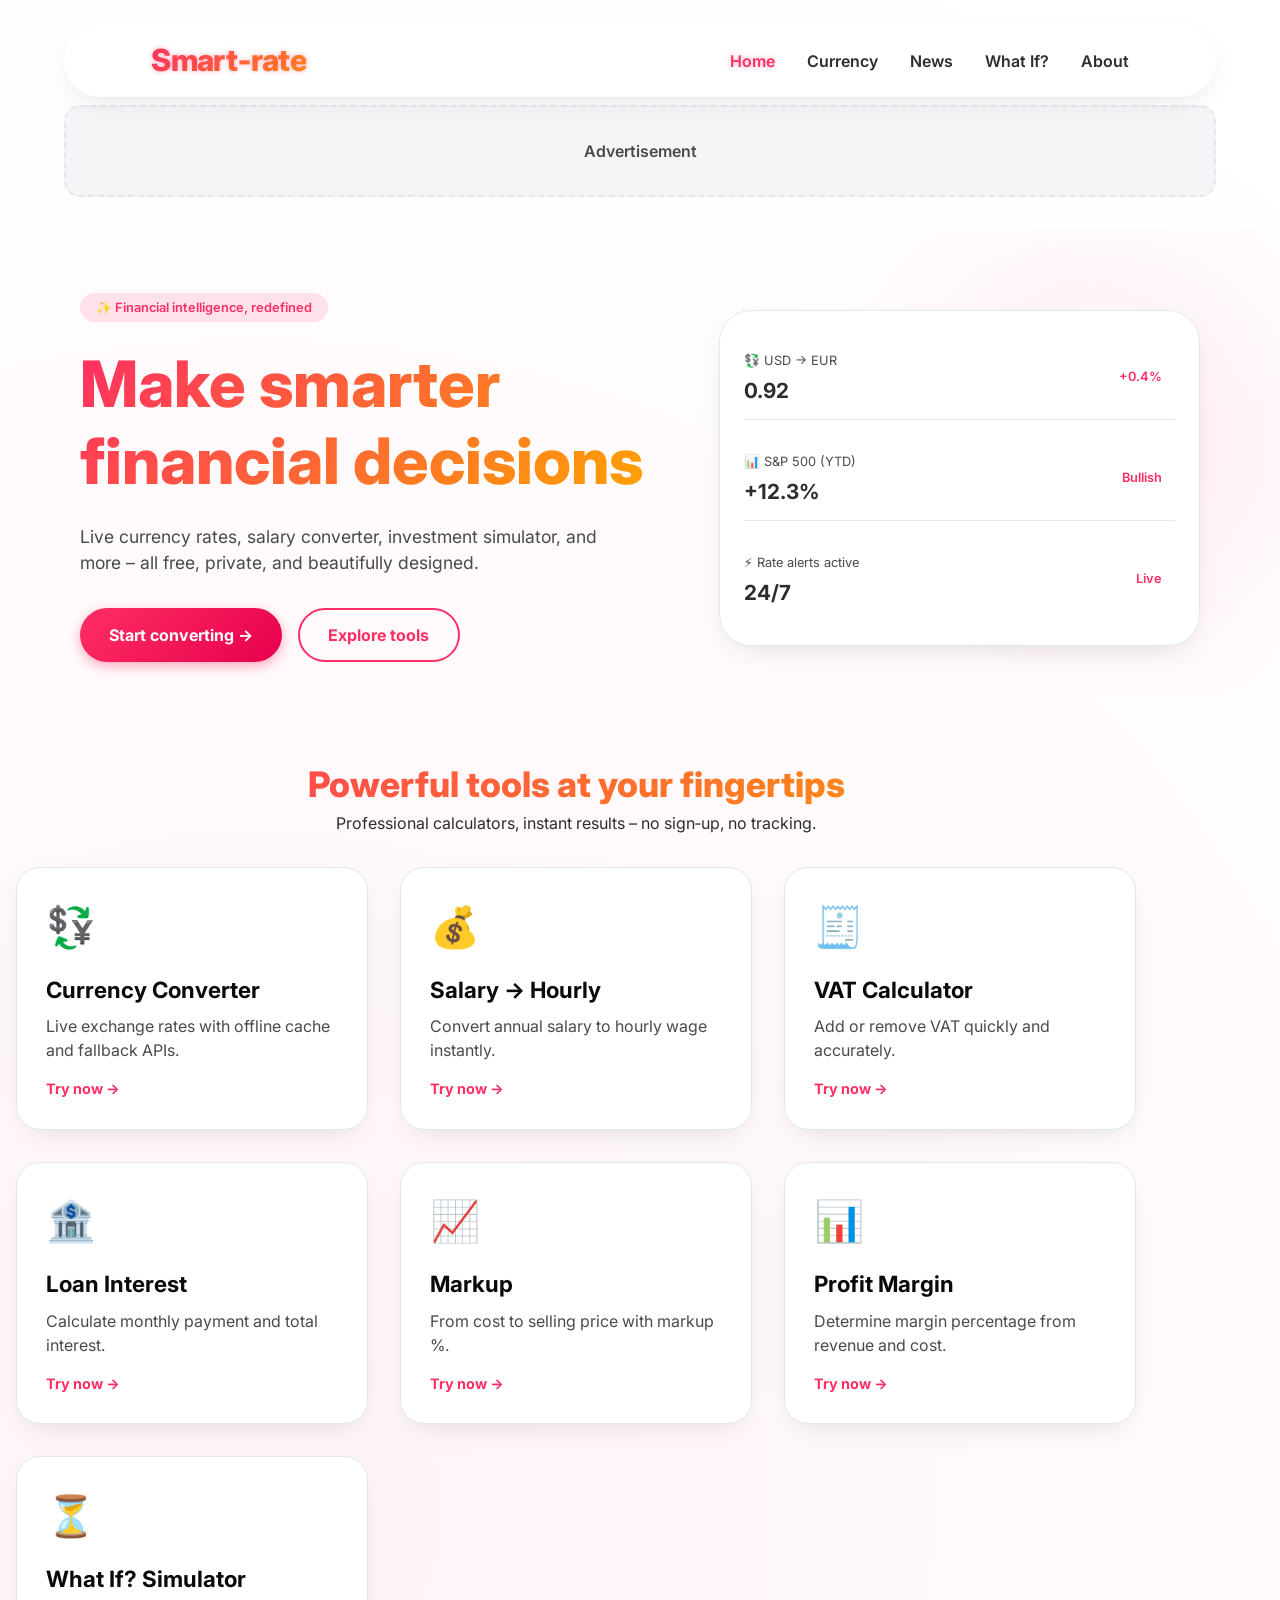
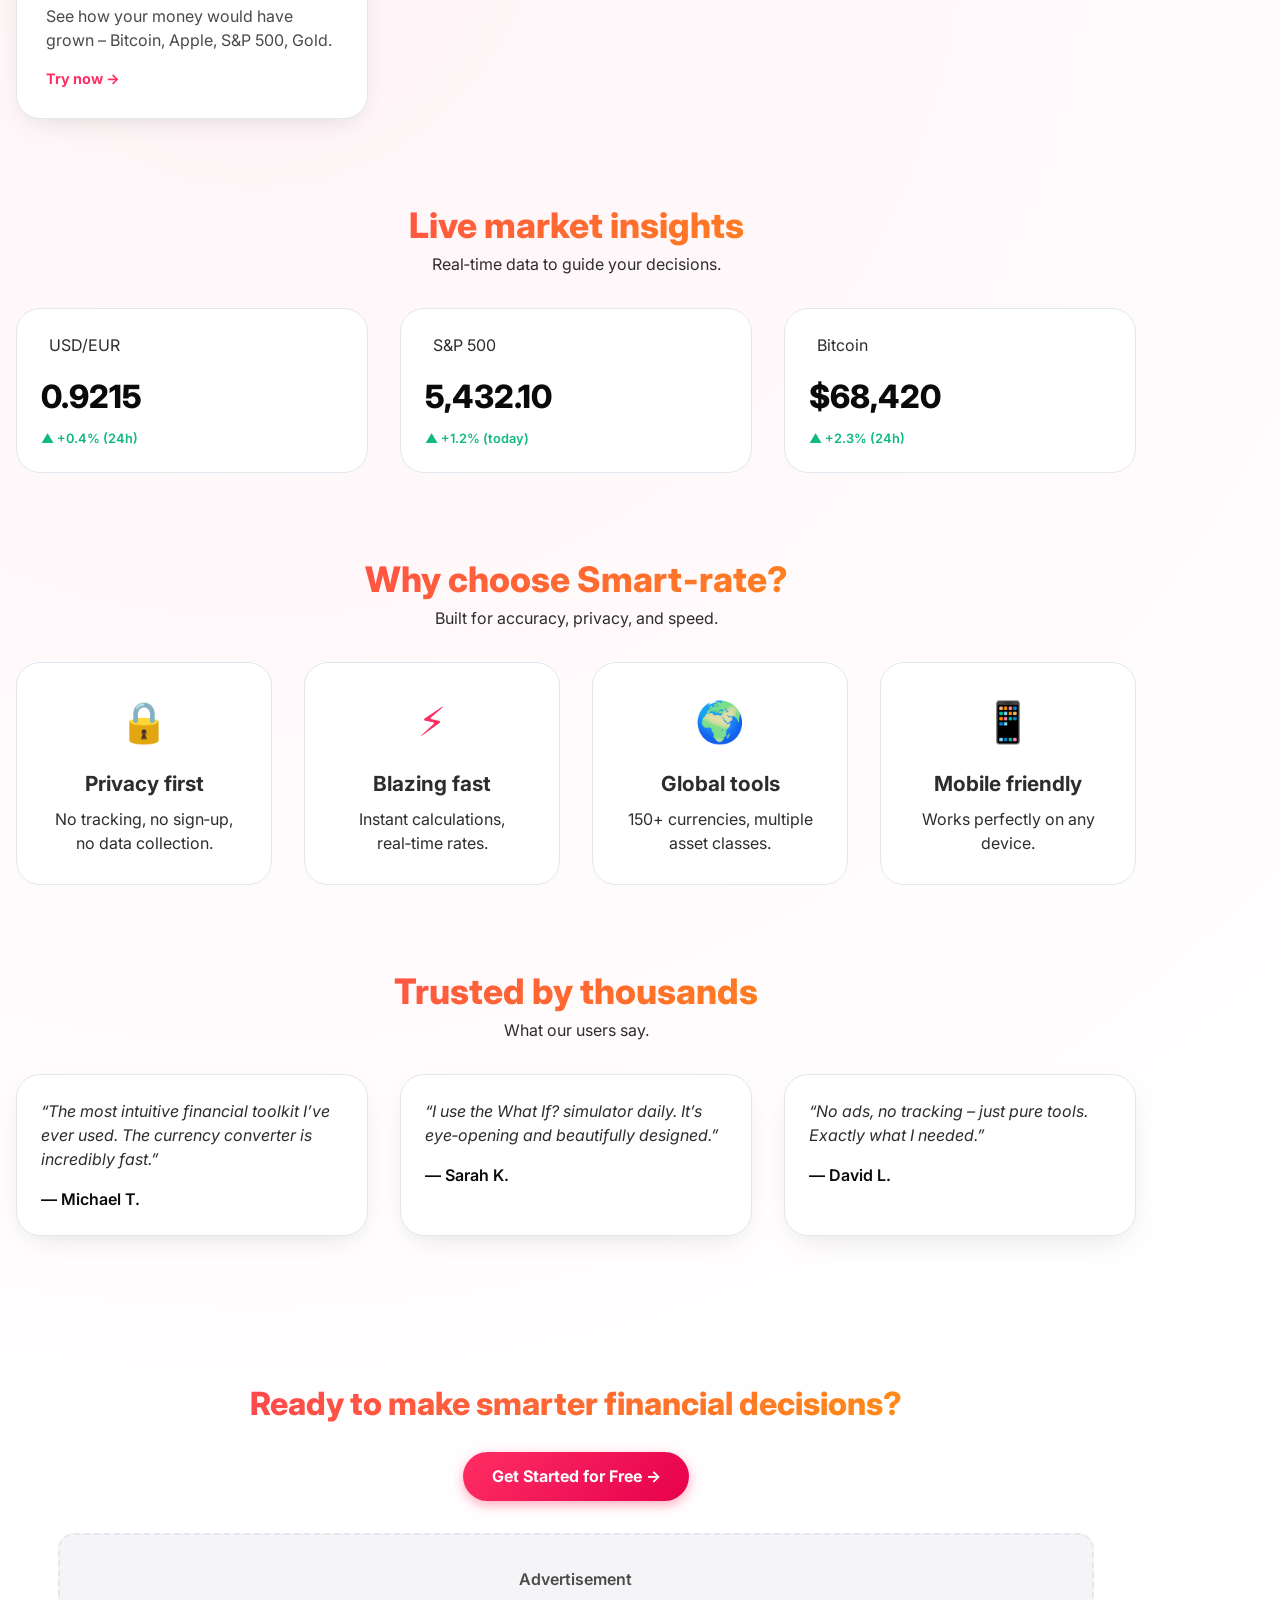
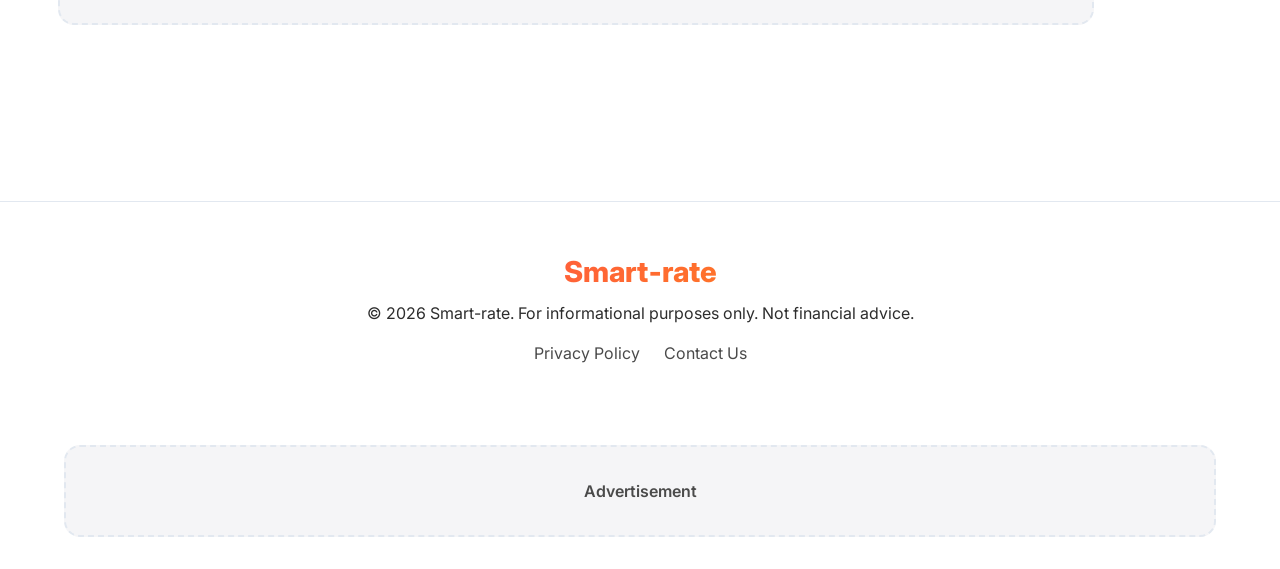
<file: index.html>
<!DOCTYPE html>
<html lang="en">
<head>
    <meta charset="UTF-8">
    <meta name="viewport" content="width=device-width, initial-scale=1.0, viewport-fit=cover">
    <title>Smart‑rate – Premium Financial Tools</title>
    <meta name="description" content="Smart‑rate: next‑gen financial calculators, currency converter, investment simulator, and real‑time insights. Beautiful, fast, privacy‑first.">
    <link rel="canonical" href="https://www.smart-rate.com/">
    <meta property="og:title" content="Smart‑rate – Financial Tools">
    <meta property="og:description" content="Free currency converter, financial calculators and investment simulator.">
    <meta name="keywords" content="currency converter, financial calculators, salary to hourly, VAT calculator, loan interest calculator, markup calculator, profit margin, investment simulator, crypto news, free finance tools">
    <!-- ADSENSE_VERIFICATION_CODE_HERE -->
    <link rel="preconnect" href="https://fonts.googleapis.com">
    <link rel="preconnect" href="https://fonts.gstatic.com" crossorigin>
    <link href="https://fonts.googleapis.com/css2?family=Inter:opsz,wght@14..32,300;14..32,400;14..32,500;14..32,600;14..32,700;14..32,800&display=swap" rel="stylesheet">
    <link rel="stylesheet" href="style.css">
    <style>
        /* ===== NEW HOMEPAGE – PREMIUM 2026 FINTECH DESIGN ===== */
        /* Override only specific sections – keep header/footer/global from style.css */

        /* Hero section – new layout */
        .hero {
            padding: 4rem 0 2rem;
            position: relative;
            overflow: hidden;
        }
        .hero::before {
            content: '';
            position: absolute;
            top: -20%;
            right: -10%;
            width: 600px;
            height: 600px;
            background: radial-gradient(circle, var(--primary-soft, rgba(255,46,99,0.08)) 0%, transparent 70%);
            border-radius: 50%;
            z-index: 0;
            pointer-events: none;
        }
        .hero .container {
            position: relative;
            z-index: 2;
        }
        .hero-inner {
            display: flex;
            align-items: center;
            gap: 4rem;
            flex-wrap: wrap;
        }
        .hero-content {
            flex: 1.2;
        }
        .hero-badge {
            background: var(--primary-soft, rgba(255,46,99,0.12));
            color: var(--primary, #ff2e63);
            border-radius: 2rem;
            padding: 0.3rem 1rem;
            font-size: 0.8rem;
            font-weight: 600;
            display: inline-block;
            margin-bottom: 1.5rem;
        }
        .hero h1 {
            font-size: clamp(2.5rem, 5vw, 4rem);
            font-weight: 800;
            line-height: 1.2;
            margin-bottom: 1.5rem;
            background: linear-gradient(135deg, var(--primary), var(--accent));
            -webkit-background-clip: text;
            background-clip: text;
            color: transparent;
        }
        .hero p {
            font-size: 1.1rem;
            color: var(--text-tertiary);
            margin-bottom: 2rem;
            max-width: 90%;
        }
        .hero-buttons {
            display: flex;
            gap: 1rem;
            flex-wrap: wrap;
        }
        .hero-visual {
            flex: 0.9;
            background: var(--surface);
            border-radius: 2rem;
            padding: 1.5rem;
            border: 1px solid var(--border);
            box-shadow: var(--card-shadow);
            backdrop-filter: blur(4px);
        }
        .stat-row {
            display: flex;
            justify-content: space-between;
            align-items: center;
            padding: 0.8rem 0;
            border-bottom: 1px solid var(--border);
        }
        .stat-row:last-child {
            border-bottom: none;
        }
        .stat-info span:first-child {
            font-size: 0.8rem;
            color: var(--text-tertiary);
        }
        .stat-info strong {
            font-size: 1.3rem;
            display: block;
            margin-top: 0.2rem;
        }
        .stat-change {
            font-weight: 600;
            color: var(--primary);
            background: var(--primary-soft);
            padding: 0.2rem 0.8rem;
            border-radius: 2rem;
            font-size: 0.8rem;
        }

        /* Tools section – refined cards (uses existing .card-grid, .card) */
        .tools-section {
            margin: 4rem 0;
        }
        .tools-section .card {
            transition: all 0.3s;
        }
        .tools-section .card:hover {
            transform: translateY(-8px);
            border-color: var(--primary);
        }

        /* Live Insights – new widget style */
        .insights-section {
            margin: 5rem 0;
        }
        .insights-grid {
            display: grid;
            grid-template-columns: repeat(auto-fit, minmax(280px, 1fr));
            gap: 2rem;
            margin: 2rem 0;
        }
        .insight-card {
            background: var(--surface);
            border-radius: 1.5rem;
            padding: 1.5rem;
            border: 1px solid var(--border);
            transition: transform 0.2s, box-shadow 0.2s;
        }
        .insight-card:hover {
            transform: translateY(-4px);
            box-shadow: var(--hover-glow);
        }
        .insight-header {
            display: flex;
            align-items: center;
            gap: 0.5rem;
            margin-bottom: 1rem;
        }
        .insight-header i {
            font-size: 1.5rem;
            color: var(--primary);
        }
        .insight-value {
            font-size: 2rem;
            font-weight: 800;
            color: var(--text-primary);
            margin: 0.5rem 0;
        }
        .insight-trend {
            font-size: 0.8rem;
            font-weight: 600;
        }
        .trend-up { color: #10b981; }
        .trend-down { color: #ef4444; }

        /* Why Choose – feature cards */
        .features-section {
            margin: 5rem 0;
        }
        .features-grid {
            display: grid;
            grid-template-columns: repeat(auto-fit, minmax(240px, 1fr));
            gap: 2rem;
            margin: 2rem 0;
        }
        .feature-card {
            text-align: center;
            background: var(--surface);
            border-radius: 1.5rem;
            padding: 1.8rem;
            border: 1px solid var(--border);
            transition: transform 0.2s;
        }
        .feature-card:hover {
            transform: translateY(-4px);
        }
        .feature-icon {
            font-size: 2.5rem;
            margin-bottom: 1rem;
            color: var(--primary);
        }
        .feature-card h3 {
            font-size: 1.3rem;
            margin-bottom: 0.5rem;
        }

        /* Testimonials */
        .testimonials-section {
            margin: 5rem 0;
        }
        .testimonials-grid {
            display: grid;
            grid-template-columns: repeat(auto-fit, minmax(260px, 1fr));
            gap: 2rem;
            margin: 2rem 0;
        }
        .testimonial-card {
            background: var(--surface);
            border-radius: 1.5rem;
            padding: 1.5rem;
            border: 1px solid var(--border);
            box-shadow: var(--card-shadow);
        }
        .testimonial-text {
            font-style: italic;
            margin-bottom: 1rem;
        }
        .testimonial-author {
            font-weight: 600;
            color: var(--text-primary);
        }

        /* CTA Banner – premium */
        .cta-section {
            text-align: center;
            padding: 4rem 0;
            background: var(--primary-soft);
            border-radius: 1.5rem;
            margin: 5rem 0;
        }
        .cta-section h2 {
            font-size: 2rem;
            font-weight: 800;
            margin-bottom: 1.5rem;
            background: linear-gradient(135deg, var(--primary), var(--accent));
            -webkit-background-clip: text;
            background-clip: text;
            color: transparent;
        }
         button.btn-primary {
            background: var(--primary);
            color: #fff;
            padding: 0.8rem 1.5rem;
            border-radius: 2rem;
            font-weight: 600;
            transition: background 0.3s;
         }
            button.btn-primary:hover {
                background: var(--primary-dark);
            }
        

        /* Responsive adjustments */
        @media (max-width: 768px) {
            .hero-inner {
                flex-direction: column;
                text-align: center;
            }
            .hero p {
                max-width: 100%;
            }
            .hero-buttons {
                justify-content: center;
            }
            .hero-visual {
                width: 100%;
            }
            .insights-grid, .features-grid, .testimonials-grid {
                grid-template-columns: 1fr;
            }
        }
    </style>
</head>


    <header>
        <div class="container header-container">
            <div class="brand">Smart‑rate</div>
            <nav class="main-nav">
                <ul>
                    <li><a href="index.html" class="active">Home</a></li>
                    <li><a href="currency.html">Currency</a></li>
                    <li><a href="news.html">News</a></li>
                    <li><a href="whatif.html">What If?</a></li>
                    <li><a href="about.html">About</a></li>
                </ul>
            </nav>
            <div class="kebab-menu">
                <button class="kebab-button" id="kebabToggle" aria-label="Menu">☰</button>
                <div class="dropdown-content" id="kebabDropdown">
                    <a href="index.html">Home</a>
                    <a href="currency.html">Currency</a>
                    <a href="news.html">News</a>
                    <a href="whatif.html">What If?</a>
                    <a href="about.html">About</a>
                    <a href="privacy.html">Privacy</a>
                    <a href="contact.html">Contact</a>
                </div>
            </div>
        </div>
    </header>

    <main>
        <!-- AD_UNIT_TOP -->
        <div class="ad-container"><div class="ad-placeholder ad-top">Advertisement</div></div>

        <!-- New Hero Section -->
        <section class="hero">
            <div class="container hero-inner">
                <div class="hero-content">
                    <span class="hero-badge">✨ Financial intelligence, redefined</span>
                    <h1>Make smarter financial decisions</h1>
                    <p>Live currency rates, salary converter, investment simulator, and more – all free, private, and beautifully designed.</p>
                    <div class="hero-buttons">
                        <a href="currency.html" class="btn btn-primary">Start converting →</a>
                        <a href="#tools" class="btn btn-secondary">Explore tools</a>
                    </div>
                </div>
                <div class="hero-visual">
                    <div class="stat-row">
                        <div class="stat-info">
                            <span>💱 USD → EUR</span>
                            <strong>0.92</strong>
                        </div>
                        <div class="stat-change">+0.4%</div>
                    </div>
                    <div class="stat-row">
                        <div class="stat-info">
                            <span>📊 S&P 500 (YTD)</span>
                            <strong>+12.3%</strong>
                        </div>
                        <div class="stat-change">Bullish</div>
                    </div>
                    <div class="stat-row">
                        <div class="stat-info">
                            <span>⚡ Rate alerts active</span>
                            <strong>24/7</strong>
                        </div>
                        <div class="stat-change">Live</div>
                    </div>
                </div>
            </div>
        </section>

        <!-- Smart Financial Tools Section -->
        <section id="tools" class="tools-section container">
            <div class="section-header">
                <h2>Powerful tools at your fingertips</h2>
                <p>Professional calculators, instant results – no sign‑up, no tracking.</p>
            </div>
            <div class="card-grid">
                <div class="card"><div class="card-icon">💱</div><h3><a href="currency.html">Currency Converter</a></h3><p>Live exchange rates with offline cache and fallback APIs.</p><a href="currency.html" class="card-link">Try now →</a></div>
                <div class="card"><div class="card-icon">💰</div><h3><a href="salary.html">Salary → Hourly</a></h3><p>Convert annual salary to hourly wage instantly.</p><a href="salary.html" class="card-link">Try now →</a></div>
                <div class="card"><div class="card-icon">🧾</div><h3><a href="vat.html">VAT Calculator</a></h3><p>Add or remove VAT quickly and accurately.</p><a href="vat.html" class="card-link">Try now →</a></div>
                <div class="card"><div class="card-icon">🏦</div><h3><a href="loan.html">Loan Interest</a></h3><p>Calculate monthly payment and total interest.</p><a href="loan.html" class="card-link">Try now →</a></div>
                <div class="card"><div class="card-icon">📈</div><h3><a href="markup.html">Markup</a></h3><p>From cost to selling price with markup %.</p><a href="markup.html" class="card-link">Try now →</a></div>
                <div class="card"><div class="card-icon">📊</div><h3><a href="margin.html">Profit Margin</a></h3><p>Determine margin percentage from revenue and cost.</p><a href="margin.html" class="card-link">Try now →</a></div>
                <div class="card"><div class="card-icon">⏳</div><h3><a href="whatif.html">What If? Simulator</a></h3><p>See how your money would have grown – Bitcoin, Apple, S&P 500, Gold.</p><a href="whatif.html" class="card-link">Try now →</a></div>
            </div>
        </section>

        <!-- Live Finance Insights Section -->
        <section class="insights-section container">
            <div class="section-header">
                <h2>Live market insights</h2>
                <p>Real‑time data to guide your decisions.</p>
            </div>
            <div class="insights-grid">
                <div class="insight-card">
                    <div class="insight-header"><i class="fas fa-dollar-sign"></i> <span>USD/EUR</span></div>
                    <div class="insight-value">0.9215</div>
                    <div class="insight-trend trend-up">▲ +0.4% (24h)</div>
                </div>
                <div class="insight-card">
                    <div class="insight-header"><i class="fas fa-chart-line"></i> <span>S&P 500</span></div>
                    <div class="insight-value">5,432.10</div>
                    <div class="insight-trend trend-up">▲ +1.2% (today)</div>
                </div>
                <div class="insight-card">
                    <div class="insight-header"><i class="fas fa-bitcoin"></i> <span>Bitcoin</span></div>
                    <div class="insight-value">$68,420</div>
                    <div class="insight-trend trend-up">▲ +2.3% (24h)</div>
                </div>
            </div>
        </section>

        <!-- Why Choose Smart-rate Section -->
        <section class="features-section container">
            <div class="section-header">
                <h2>Why choose Smart‑rate?</h2>
                <p>Built for accuracy, privacy, and speed.</p>
            </div>
            <div class="features-grid">
                <div class="feature-card"><div class="feature-icon">🔒</div><h3>Privacy first</h3><p>No tracking, no sign‑up, no data collection.</p></div>
                <div class="feature-card"><div class="feature-icon">⚡</div><h3>Blazing fast</h3><p>Instant calculations, real‑time rates.</p></div>
                <div class="feature-card"><div class="feature-icon">🌍</div><h3>Global tools</h3><p>150+ currencies, multiple asset classes.</p></div>
                <div class="feature-card"><div class="feature-icon">📱</div><h3>Mobile friendly</h3><p>Works perfectly on any device.</p></div>
            </div>
        </section>

        <!-- Testimonials / Trust Section -->
        <section class="testimonials-section container">
            <div class="section-header">
                <h2>Trusted by thousands</h2>
                <p>What our users say.</p>
            </div>
            <div class="testimonials-grid">
                <div class="testimonial-card">
                    <p class="testimonial-text">“The most intuitive financial toolkit I’ve ever used. The currency converter is incredibly fast.”</p>
                    <p class="testimonial-author">— Michael T.</p>
                </div>
                <div class="testimonial-card">
                    <p class="testimonial-text">“I use the What If? simulator daily. It’s eye‑opening and beautifully designed.”</p>
                    <p class="testimonial-author">— Sarah K.</p>
                </div>
                <div class="testimonial-card">
                    <p class="testimonial-text">“No ads, no tracking – just pure tools. Exactly what I needed.”</p>
                    <p class="testimonial-author">— David L.</p>
                </div>
            </div>
        </section>

        <!-- CTA Banner -->
        <section class="cta-section container">
            <h2>Ready to make smarter financial decisions?</h2>
            <a href="currency.html" class="btn btn-primary">Get Started for Free →</a>

        <!-- AD_UNIT_MIDDLE -->
        <div class="ad-container"><div class="ad-placeholder ad-middle">Advertisement</div></div>
    </main>

    <footer>
        <div class="container footer-content">
            <div class="footer-brand">Smart‑rate</div>
            <p>&copy; 2025 Smart-rate. For informational purposes only. Not financial advice.</p>
            <div class="footer-links">
                <a href="privacy.html">Privacy Policy</a>
                <a href="contact.html">Contact Us</a>
            </div>
        </div>
    </footer>

    <div class="ad-container"><div class="ad-placeholder ad-bottom">Advertisement</div></div>

    <script src="main.js"></script>
</body>
</html>
</file>
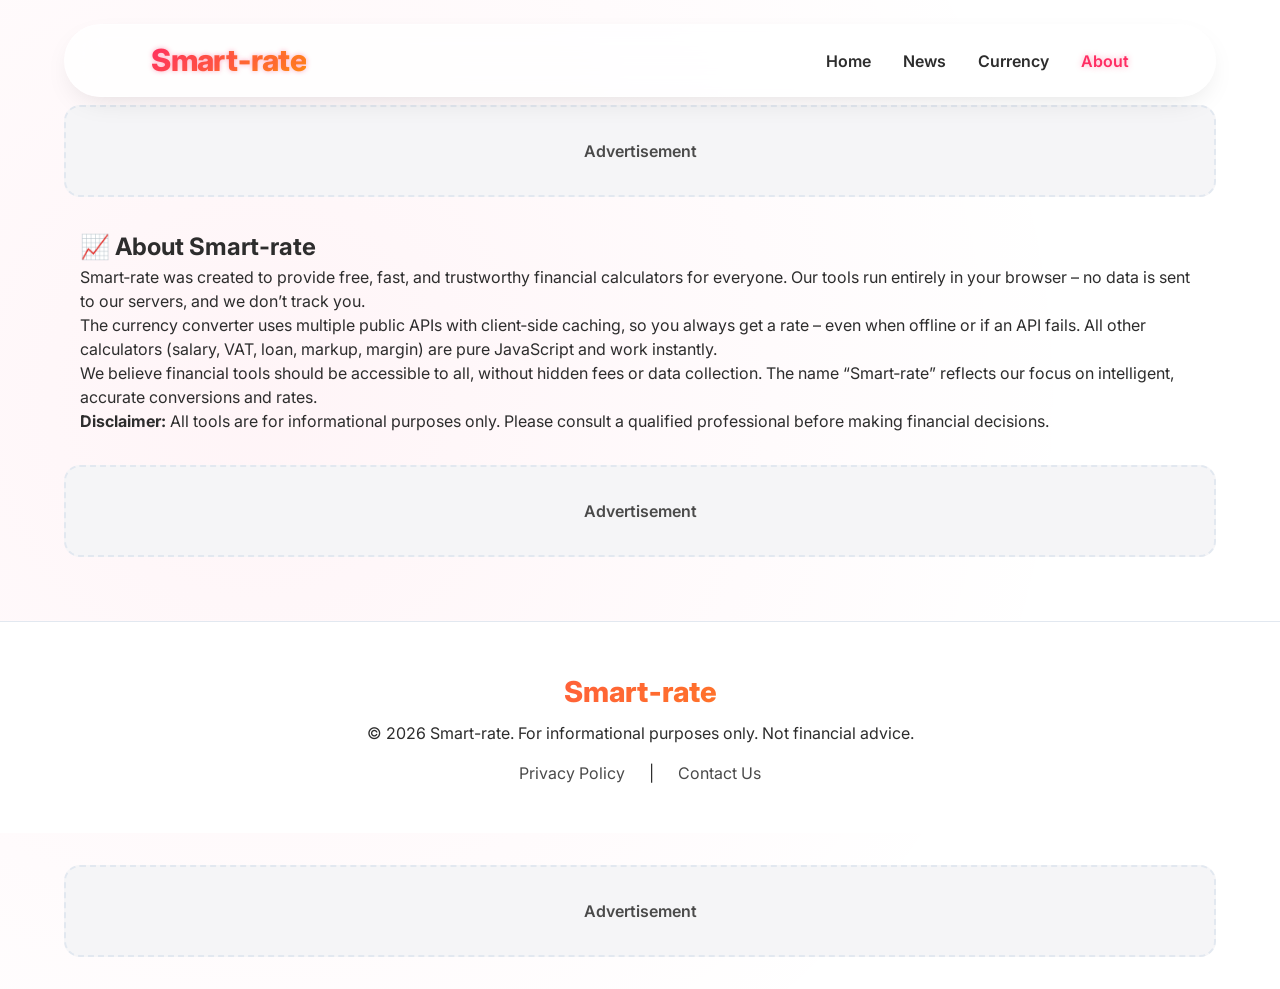
<file: about.html>
<!DOCTYPE html>
<html lang="en">
<head>
    <meta charset="UTF-8">
    <meta name="viewport" content="width=device-width, initial-scale=1.0, viewport-fit=cover">
    <title>About Smart-rate – Our Mission</title>
    <meta name="description" content="Learn about Smart-rate: free financial calculators, currency converter, and our commitment to privacy and accuracy.">
    <link rel="canonical" href="https://www.smart-rate.com/about.html">
    <meta property="og:title" content="About Smart-rate">
    <meta property="og:description" content="Free financial tools with a privacy-first approach.">
    <meta name="keywords" content="currency converter, financial calculators, salary to hourly, VAT calculator, loan interest calculator, markup calculator, profit margin, investment simulator, crypto news, free finance tools">
    <!-- ADSENSE_VERIFICATION_CODE_HERE -->
    <link rel="stylesheet" href="style.css">
    <link href="https://fonts.googleapis.com/css2?family=Inter:opsz,wght@14..32,300;14..32,400;14..32,500;14..32,600;14..32,700;14..32,800&display=swap" rel="stylesheet">
</head>
<body>

    <header>
        <div class="container header-container">
            <div class="brand">Smart‑rate</div>
            <nav class="main-nav">
                <ul>
                  
                    <li><a href="index.html">Home</a></li>
                    <li><a href="news.html">News</a></li>
                    <li><a href="currency.html">Currency</a></li>
                    <li><a href="about.html" class="active">About</a></li>
                </ul>
            </nav>
            <div class="kebab-menu">
                <button class="kebab-button" id="kebabToggle" aria-label="Menu">☰</button>
                <div class="dropdown-content" id="kebabDropdown">
                    <li><a href="index.html">Home</a></li>
                    <a href="news.html">News</a>
                    <a href="about.html">About</a>
                    <a href="privacy.html">Privacy</a>
                    <a href="contact.html">Contact</a>
                </div>
            </div>
        </div>
    </header>

    <main>
        <div class="ad-container"><div class="ad-placeholder ad-top">Advertisement</div></div>

        <section class="container about-content">
            <h1>📈 About Smart-rate</h1>
            <p>Smart‑rate was created to provide free, fast, and trustworthy financial calculators for everyone. Our tools run entirely in your browser – no data is sent to our servers, and we don’t track you.</p>
            <p>The currency converter uses multiple public APIs with client‑side caching, so you always get a rate – even when offline or if an API fails. All other calculators (salary, VAT, loan, markup, margin) are pure JavaScript and work instantly.</p>
            <p>We believe financial tools should be accessible to all, without hidden fees or data collection. The name “Smart‑rate” reflects our focus on intelligent, accurate conversions and rates.</p>
            <p><strong>Disclaimer:</strong> All tools are for informational purposes only. Please consult a qualified professional before making financial decisions.</p>
        </section>

        <div class="ad-container"><div class="ad-placeholder ad-middle">Advertisement</div></div>
    </main>

    <footer>
        <div class="container footer-content">
            <div class="footer-brand">Smart‑rate</div>
            <p>&copy; 2025 Smart-rate. For informational purposes only. Not financial advice.</p>
            <div class="footer-links">
                <a href="privacy.html">Privacy Policy</a> | 
                <a href="contact.html">Contact Us</a>
            </div>
        </div>
    </footer>

    <div class="ad-container"><div class="ad-placeholder ad-bottom">Advertisement</div></div>

    <script src="main.js"></script>
</body>
</html>
</file>
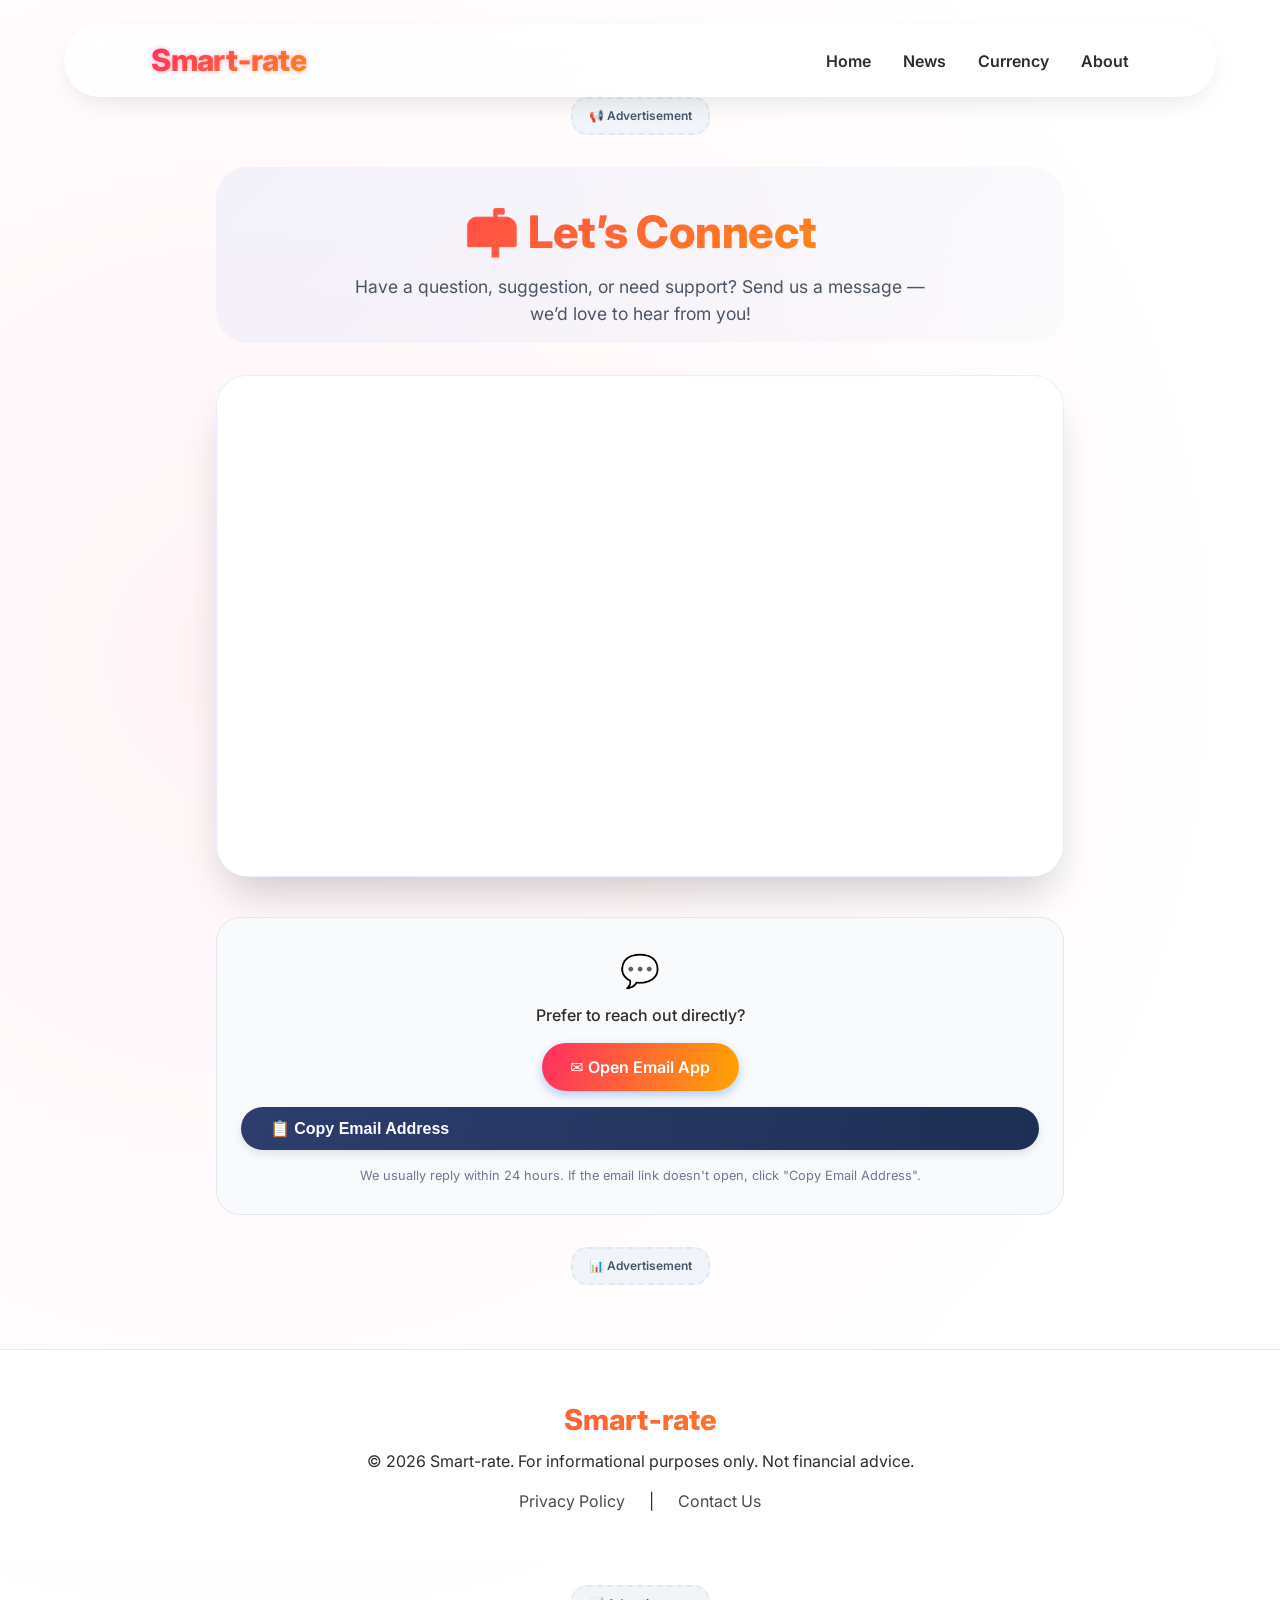
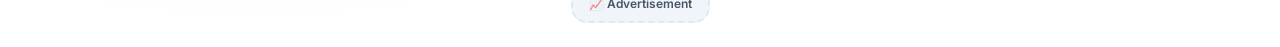
<file: contact.html>
<!DOCTYPE html>
<html lang="en">
<head>
    <meta charset="UTF-8">
    <meta name="viewport" content="width=device-width, initial-scale=1.0, viewport-fit=cover">
    <title>Contact Us – Smart-rate</title>
    <meta name="description" content="Get in touch with Smart-rate. Use our contact form to send us your questions or feedback.">
    <link rel="canonical" href="https://www.smart-rate.com/contact.html">
    <meta property="og:title" content="Contact Us – Smart-rate">
    <meta property="og:description" content="We'd love to hear from you.">
    <meta name="keywords" content="currency converter, financial calculators, salary to hourly, VAT calculator, loan interest calculator, markup calculator, profit margin, investment simulator, crypto news, free finance tools">
    <!-- ADSENSE_VERIFICATION_CODE_HERE -->
    <link rel="stylesheet" href="style.css">
    <link href="https://fonts.googleapis.com/css2?family=Inter:opsz,wght@14..32,300;14..32,400;14..32,500;14..32,600;14..32,700;14..32,800&display=swap" rel="stylesheet">
    <style>
        /* Additional modern styling for the contact page – enhances without breaking existing */
        .contact-hero {
            text-align: center;
            margin-bottom: 2rem;
            padding: 2rem 1rem 1rem;
            background: linear-gradient(135deg, rgba(15, 94, 240, 0.05), rgba(30, 58, 138, 0.02));
            border-radius: 2rem;
        }
        .contact-hero h1 {
            font-size: 2.8rem;
            font-weight: 800;
            background:linear-gradient(135deg, var(--primary), var(--accent));
            -webkit-background-clip: text;
            background-clip: text;
            color: transparent;
            margin-bottom: 0.5rem;
            letter-spacing: -0.01em;
        }
        .contact-hero p {
            font-size: 1.1rem;
            color: #4b5563;
            max-width: 600px;
            margin: 0 auto;
            line-height: 1.5;
        }
        .contact-card {
            background: #ffffff;
            border-radius: 2rem;
            box-shadow: 0 25px 45px -12px rgba(0, 0, 0, 0.2);
            overflow: hidden;
            transition: transform 0.2s ease, box-shadow 0.2s ease;
            border: 1px solid rgba(15, 94, 240, 0.1);
        }
        .contact-card:hover {
            transform: translateY(-5px);
            box-shadow: 0 30px 55px -12px rgba(0, 0, 0, 0.25);
        }
        .form-iframe {
            width: 100%;
            height: 500px;
            border: none;
            display: block;
            background: #fff;
        }
        .email-section {
            margin-top: 2.5rem;
            text-align: center;
            background: #f8fafc;
            padding: 1.8rem 1.5rem;
            border-radius: 1.5rem;
            border: 1px solid #e2e8f0;
            transition: all 0.2s;
        }
        .email-section:hover {
            border-color: #0f5ef0;
            box-shadow: 0 8px 20px rgba(0, 0, 0, 0.05);
        }
        .email-icon {
            font-size: 2rem;
            margin-bottom: 0.5rem;
            display: inline-block;
        }
        .email-actions {
            display: flex;
            flex-wrap: wrap;
            justify-content: center;
            gap: 1rem;
            margin-top: 1rem;
        }
        .email-link, .copy-email-btn {
            display: inline-flex;
            align-items: center;
            gap: 0.5rem;
            background: linear-gradient(105deg, var(--primary), var(--accent));
            color: white;
            padding: 0.75rem 1.8rem;
            border-radius: 3rem;
            text-decoration: none;
            font-weight: 600;
            font-size: 1rem;
            transition: all 0.2s;
            box-shadow: 0 4px 10px rgba(15, 94, 240, 0.3);
            border: none;
            cursor: pointer;
        }
        .copy-email-btn {
            background: linear-gradient(105deg, #2d3e6e, #1e2f55);
            box-shadow: 0 4px 10px rgba(0, 0, 0, 0.1);
        }
        .email-link:hover, .copy-email-btn:hover {
            transform: translateY(-2px);
            filter: brightness(1.05);
            box-shadow: 0 8px 18px rgba(15, 94, 240, 0.4);
        }
        .copy-email-btn:hover {
            box-shadow: 0 8px 18px rgba(0, 0, 0, 0.15);
        }
        .copy-feedback {
            font-size: 0.8rem;
            margin-top: 0.8rem;
            color: #0f5ef0;
            font-weight: 500;
            opacity: 0;
            transition: opacity 0.2s;
        }
        .help-text-small {
            font-size: 0.8rem;
            color: #6c7a91;
            margin-top: 1rem;
        }
        @media (max-width: 640px) {
            .contact-hero h1 { font-size: 2rem; }
            .contact-hero p { font-size: 1rem; }
            .email-actions { flex-direction: column; align-items: center; }
            .email-link, .copy-email-btn { width: 80%; justify-content: center; }
        }
        .ad-container {
            margin: 1.5rem auto;
            text-align: center;
        }
        .ad-placeholder {
            display: inline-block;
            background: #f1f5f9;
            padding: 0.5rem 1rem;
            border-radius: 1rem;
            font-size: 0.75rem;
            color: #475569;
        }
    </style>
</head>
<body>

    <header>
        <div class="container header-container">
            <div class="brand">Smart‑rate</div>
            <nav class="main-nav">
                <ul>
                    <li><a href="index.html">Home</a></li>
                    <li><a href="news.html">News</a></li>
                    <li><a href="currency.html">Currency</a></li>
                    <li><a href="about.html">About</a></li>
                </ul>
            </nav>
            <div class="kebab-menu">
                <button class="kebab-button" id="kebabToggle" aria-label="Menu">☰</button>
                <div class="dropdown-content" id="kebabDropdown">
                    <li><a href="index.html">Home</a></li>
                    <a href="news.html">News</a>
                    <a href="whatif.html"> What if?</a>
                    <a href="about.html">About</a>
                    <a href="privacy.html">Privacy</a>
                    <a href="contact.html">Contact</a>
                </div>
            </div>
        </div>
    </header>

    <main>
        <!-- AD_UNIT_TOP -->
        <div class="ad-container"><div class="ad-placeholder ad-top">📢 Advertisement</div></div>

        <section class="container" style="max-width: 880px; margin: 2rem auto; padding: 0 1rem;">
            <div class="contact-hero">
                <h1>📬 Let’s Connect</h1>
                <p>Have a question, suggestion, or need support? Send us a message — we’d love to hear from you!</p>
            </div>

            <div class="contact-card">
                <iframe class="form-iframe" 
                        src="https://docs.google.com/forms/d/e/1FAIpQLSf4TpMv0Fe0uz89ToiiHpSOrl8ENUjW6ib-OUjvIMC5exZP5g/viewform?embedded=true" 
                        title="Contact Form"
                        loading="lazy">
                    Loading…
                </iframe>
            </div>

            <div class="email-section">
                <div class="email-icon">💬</div>
                <p style="font-weight: 500; margin-bottom: 0.5rem;">Prefer to reach out directly?</p>
                <div class="email-actions">
                    <a href="mailto:smartrate899@gmail.com" class="email-link">✉️ Open Email App</a>
                    <button class="copy-email-btn" id="copyEmailBtn">📋 Copy Email Address</button>
                </div>
                <div id="copyFeedback" class="copy-feedback"></div>
                <p class="help-text-small">We usually reply within 24 hours. If the email link doesn't open, click "Copy Email Address".</p>
            </div>
        </section>

        <!-- AD_UNIT_MIDDLE -->
        <div class="ad-container"><div class="ad-placeholder ad-middle">📊 Advertisement</div></div>
    </main>

    <footer>
        <div class="container footer-content">
            <div class="footer-brand">Smart‑rate</div>
            <p>&copy; 2025 Smart-rate. For informational purposes only. Not financial advice.</p>
            <div class="footer-links">
                <a href="privacy.html">Privacy Policy</a> | 
                <a href="contact.html">Contact Us</a>
            </div>
        </div>
    </footer>

    <div class="ad-container"><div class="ad-placeholder ad-bottom">📈 Advertisement</div></div>

    <script src="main.js"></script>
    <script>
        // Make email copy functional without breaking existing main.js
        (function() {
            const copyBtn = document.getElementById('copyEmailBtn');
            const feedback = document.getElementById('copyFeedback');
            const email = 'smartrate899@gmail.com';
            
            if (copyBtn) {
                copyBtn.addEventListener('click', async function() {
                    try {
                        await navigator.clipboard.writeText(email);
                        feedback.textContent = '✅ Email copied to clipboard!';
                        feedback.style.opacity = '1';
                        setTimeout(() => {
                            feedback.style.opacity = '0';
                        }, 2000);
                    } catch (err) {
                        // Fallback for older browsers
                        const textarea = document.createElement('textarea');
                        textarea.value = email;
                        document.body.appendChild(textarea);
                        textarea.select();
                        document.execCommand('copy');
                        document.body.removeChild(textarea);
                        feedback.textContent = '✅ Email copied!';
                        feedback.style.opacity = '1';
                        setTimeout(() => {
                            feedback.style.opacity = '0';
                        }, 2000);
                    }
                });
            }
        })();
    </script>
</body>
</html>
</file>
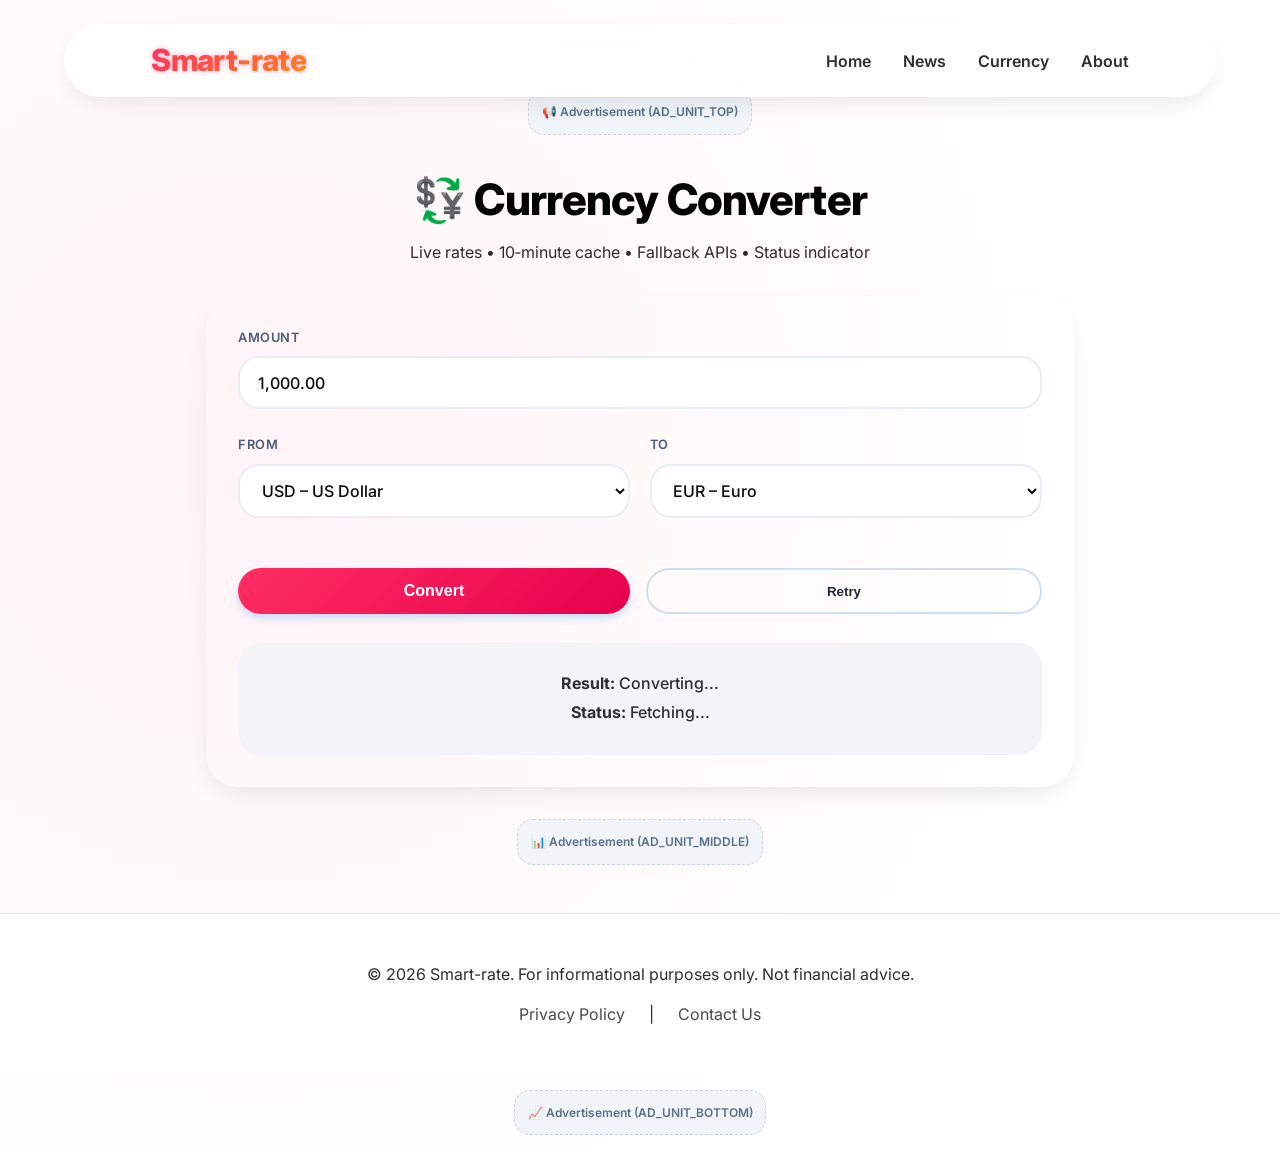
<file: currency.html>
<!DOCTYPE html>
<html lang="en">
<head>
    <meta charset="UTF-8">
    <meta name="viewport" content="width=device-width, initial-scale=1.0, viewport-fit=cover">
    <title>Currency Converter – Smart-rate</title>
    <meta name="description" content="Free currency converter using multiple APIs. Live rates, 10‑minute cache, fallback support, and status indicator.">
    <link rel="canonical" href="https://www.smart-rate.com/currency.html">
    <meta property="og:title" content="Currency Converter – Smart-rate">
    <meta property="og:description" content="Live exchange rates with caching and fallback. Reliable and private.">
    <link rel="preconnect" href="https://fonts.googleapis.com">
    <link rel="preconnect" href="https://fonts.gstatic.com" crossorigin>
    <link href="https://fonts.googleapis.com/css2?family=Inter:opsz,wght@400;500;600;700;800&display=swap" rel="stylesheet">
    <link rel="stylesheet" href="style.css">
    <style>
        /* ===== CSS VARIABLES FOR GRADIENT COLORS ===== */
      

        /* ===== GLOBAL DESIGN – CLEAN, PROFESSIONAL, MODERN ===== */
        * {
            margin: 0;
            padding: 0;
            box-sizing: border-box;
        }

        body {
            font-family: 'Inter', system-ui, -apple-system, 'Segoe UI', Roboto, Helvetica, sans-serif;

            
        }

    

        .btn-secondary {
            background: transparent;
            border-color: #cfdfed;
            color: #1e293b;
        }

        .btn-secondary:hover {
            border-color: #2c7be5;
            color: #2c7be5;
            background: rgba(44, 123, 229, 0.06);
        }

        .status-idle { background: #e9ecef; color: #2c3e50; }
        .status-cached { background: #fff3e0; color: #b45f06; }
        .status-offline { background: #ffe6e5; color: #b91c1c; }
        .help-text {
            background: #f2f5fa;
            color: #1e293b;
        }
        .help-text code {
            background: #e2e8f0;
            color: #1e293b;
        }

        .currency-page {
            max-width: 900px;
            margin: 2rem auto;
            padding: 0 1rem;
        }
        .text-primary {
            text-align: center;
            margin-bottom: 2rem;
        }
        .text-primary h1 {
            font-size: 2.7rem;
            font-weight: 800;
            -webkit-background-clip: text;
            background-clip: text;
            color: black;
            margin-bottom: 0.5rem;
            letter-spacing: -0.02em;
        }
        .currency-header p {
            color:linear-gradient(135deg, var(--primary), var(--primary-dark)) ;
            font-size: 1rem;
            font-weight: 450;
        }
        .converter-card {
            border-radius: 2rem;
            box-shadow: 0 25px 40px -12px rgba(0, 0, 0, 0.12);
            padding: 2rem;
            box-shadow: var(--card-shadow);
            transition: transform 0.2s, box-shadow 0.2s;
        }
        .converter-card:hover {
            transform: translateY(-3px);
            box-shadow: 0 30px 45px -15px rgba(0, 0, 0, 0.15);
        }
        .form-group {
            margin-bottom: 1.6rem;
        }
        .form-group label {
            display: block;
            font-weight: 600;
            font-size: 0.8rem;
            text-transform: uppercase;
            letter-spacing: 0.6px;
            margin-bottom: 0.6rem;
            color: #4a5b7a;
        }
        .form-group input,
        .form-group select {
            width: 100%;
            padding: 0.9rem 1.1rem;
            border: 2px solid #e9eef3;
            border-radius: 1.3rem;
            font-size: 1rem;
            font-weight: 500;
            transition: all 0.2s;
            outline: none;
            font-family: 'Inter', monospace;
        }
        .double-group {
            display: flex;
            gap: 1.2rem;
            flex-wrap: wrap;
        }
        .double-group .form-group {
            flex: 1;
        }
        .button-group {
            display: flex;
            gap: 1rem;
            margin: 1.5rem 0 0.8rem;
        }
        .btn-primary {
            background: linear-gradient(135deg, var(--primary), var(--primary-dark));
            border: none;
            padding: 0.85rem 1.6rem;
            border-radius: 2.8rem;
            font-weight: 700;
            font-size: 1rem;
            color: white;
            cursor: pointer;
            transition: all 0.2s;
            flex: 1;
            box-shadow: 0 4px 8px rgba(0, 100, 230, 0.2);
        }
        .btn-primary:hover {
            transform: translateY(-2px);
            
            box-shadow: 0 12px 22px -8px rgba(30, 102, 245, 0.4);
        }
        .btn-secondary {
            border: 2px solid #cfdfed;
            padding: 0.85rem 1.6rem;
            border-radius: 2.8rem;
            font-weight: 600;
            cursor: pointer;
            transition: 0.2s;
            flex: 1;
        }
        .result-area {
            border-radius: 1.5rem;
            padding: 1.4rem;
            margin-top: 1.8rem;
            text-align: center;
            border: 1px solid #eef2ff;
        }
        .result-area p {
            margin: 0.3rem 0;
        }
        .status-badge {
            display: inline-block;
            padding: 0.25rem 0.9rem;
            border-radius: 2rem;
            font-size: 0.75rem;
            font-weight: 700;
            letter-spacing: 0.3px;
        }
        .info-message {
            font-size: 0.75rem;
            color: #5f7f9e;
        }
       
        @media (max-width: 640px) {
            .currency-header h1 { font-size: 2rem; }
            .converter-card { padding: 1.5rem; }
            .button-group { flex-direction: column; gap: 0.6rem; }
            .double-group { flex-direction: column; gap: 0.8rem; }
        }

        .ad-placeholder {
            background: #f1f5f9;
            text-align: center;
            padding: 0.8rem;
            margin: 1rem auto;
            border-radius: 1rem;
            font-size: 0.75rem;
            color: #5c6f87;
            max-width: 90%;
            width: fit-content;
            margin-left: auto;
            margin-right: auto;
            border: 1px dashed #cbd5e1;
        }
        .ad-top, .ad-middle, .ad-bottom {
            max-width: 800px;
        }
        footer {
            margin-top: 3rem;
        }
    </style>
</head>
<body>
    <header>
        <div class="container header-container">
            <div class="brand">Smart-rate</div>
            <nav class="main-nav">
                <ul>
                    <li><a href="index.html">Home</a></li>
                    <li><a href="news.html">News</a></li>
                    <li><a href="currency.html">Currency</a></li>
                    <li><a href="about.html">About</a></li>
                
                </ul>
            </nav>
            <div class="kebab-menu">
                <button class="kebab-button" aria-label="Menu" id="kebabToggle">&#8942;</button>
                <div class="dropdown-content" id="kebabDropdown">
                    <a href="index.html">Home</a>
                    <a href="news.html">News</a>

                    <a href="about.html">About</a>
                    <a href="privacy.html">Privacy</a>
                    <a href="contact.html">Contact</a>
                </div>
            </div>
        </div>
    </header>

    <main>
        <div class="ad-placeholder ad-top">📢 Advertisement (AD_UNIT_TOP)</div>

        <div class="container currency-page">
            <div class="text-primary">
                <h1>💱 Currency Converter</h1>
                <p>Live rates • 10‑minute cache • Fallback APIs • Status indicator</p>
            </div>

            <div class="converter-card">
                <div class="form-group">
                    <label for="amount">Amount</label>
                    <input type="text" id="amount" value="1000.00" placeholder="Enter amount" inputmode="decimal">
                </div>

                <div class="double-group">
                    <div class="form-group">
                        <label for="fromCurrency">From</label>
                        <select id="fromCurrency">
                            <option value="USD" selected>USD – US Dollar</option>
                            <option value="EUR">EUR – Euro</option>
                            <option value="GBP">GBP – British Pound</option>
                            <option value="JPY">JPY – Japanese Yen</option>
                            <option value="CAD">CAD – Canadian Dollar</option>
                            <option value="AUD">AUD – Australian Dollar</option>
                            <option value="CHF">CHF – Swiss Franc</option>
                            <option value="CNY">CNY – Chinese Yuan</option>
                            <option value="INR">INR – Indian Rupee</option>
                            <option value="NGN">NGN – Nigerian Naira</option>
                            <option value="BRL">BRL – Brazilian Real</option>
                            <option value="ZAR">ZAR – South African Rand</option>
                            <option value="RUB">RUB – Russian Ruble</option>    
                            <option value="MXN">MXN – Mexican Peso</option>
                            <option value="KRW">KRW – South Korean Won</option>
                            <option value="TRY">TRY – Turkish Lira</option>
                            <option value="SEK">SEK – Swedish Krona</option>
                            <option value="NOK">NOK – Norwegian Krone</option>
                            <option value="DKK">DKK – Danish Krone</option>
                            <option value="PLN">PLN – Polish Zloty</option>
                            <option value="TWD">TWD – New Taiwan Dollar</option>
                            <option value="HKD">HKD – Hong Kong Dollar</option>
                            <option value="SAR">SAR – Saudi Riyal</option>
                            <option value="AED">AED – UAE Dirham</option>
                            <option value="QAR">QAR – Qatari Riyal</option>
                            <option value="KWD">KWD – Kuwaiti Dinar</option>
                            <option value="OMR">OMR – Omani Rial</option>
                            <option value="BHD">BHD – Bahraini Dinar</option>
                            <option value="EGP">EGP – Egyptian Pound</option>
                            <option value="LKR">LKR – Sri Lankan Rupee</option>
                            <option value="VND">VND – Vietnamese Dong</option>
                            <option value="THB">THB – Thai Baht</option>
                            <option value="MYR">MYR – Malaysian Ringgit</option>
                            <option value="IDR">IDR – Indonesian Rupiah</option>
                        </select>
                    </div>
                    <div class="form-group">
                        <label for="toCurrency">To</label>
                        <select id="toCurrency">
                            <option value="USD">USD – US Dollar</option>
                            <option value="EUR" selected>EUR – Euro</option>
                            <option value="GBP">GBP – British Pound</option>
                            <option value="JPY">JPY – Japanese Yen</option>
                            <option value="CAD">CAD – Canadian Dollar</option>
                            <option value="AUD">AUD – Australian Dollar</option>
                            <option value="CHF">CHF – Swiss Franc</option>
                            <option value="CNY">CNY – Chinese Yuan</option>
                            <option value="INR">INR – Indian Rupee</option>
                            <option value="NGN">NGN – Nigerian Naira</option>
                            <option value="BRL">BRL – Brazilian Real</option>
                            <option value="ZAR">ZAR – South African Rand</option>
                            <option value="RUB">RUB – Russian Ruble</option>    
                            <option value="MXN">MXN – Mexican Peso</option>
                            <option value="KRW">KRW – South Korean Won</option>
                            <option value="TRY">TRY – Turkish Lira</option>
                            <option value="SEK">SEK – Swedish Krona</option>
                            <option value="NOK">NOK – Norwegian Krone</option>
                            <option value="DKK">DKK – Danish Krone</option>
                            <option value="PLN">PLN – Polish Zloty</option>
                            <option value="TWD">TWD – New Taiwan Dollar</option>
                            <option value="HKD">HKD – Hong Kong Dollar</option>
                            <option value="SAR">SAR – Saudi Riyal</option>
                            <option value="AED">AED – UAE Dirham</option>
                            <option value="QAR">QAR – Qatari Riyal</option>
                            <option value="KWD">KWD – Kuwaiti Dinar</option>
                            <option value="OMR">OMR – Omani Rial</option>
                            <option value="BHD">BHD – Bahraini Dinar</option>
                            <option value="EGP">EGP – Egyptian Pound</option>
                            <option value="LKR">LKR – Sri Lankan Rupee</option>
                            <option value="VND">VND – Vietnamese Dong</option>
                            <option value="THB">THB – Thai Baht</option>
                            <option value="MYR">MYR – Malaysian Ringgit</option>
                            <option value="IDR">IDR – Indonesian Rupiah</option>
                        </select>
                    </div>
                </div>

                <div class="button-group">
                    <button id="convertBtn" class="btn-primary">Convert</button>
                    <button id="retryBtn" class="btn-secondary">Retry</button>
                </div>

                <div class="result-area">
                    <p><strong>Result:</strong> <span id="conversionResult">—</span></p>
                    <p><strong>Status:</strong> <span id="apiStatus" class="status-badge status-idle">Idle</span></p>
                    <p id="cacheMessage" class="info-message" style="font-size:0.8rem; margin-top:0.5rem;"></p>
                </div>
            </div>

           
        </div>

        <div class="ad-placeholder ad-middle">📊 Advertisement (AD_UNIT_MIDDLE)</div>
    </main>

    <footer>
        <div class="container footer-content">
            <p>&copy; 2025 Smart-rate. For informational purposes only. Not financial advice.</p>
            <p class="footer-links">
                <a href="/privacy.html">Privacy Policy</a> | 
                <a href="/contact.html">Contact Us</a>
            </p>
        </div>
    </footer>

    <script src="main.js"></script>
    <script src="currency.js"></script>
    
    <script>
        (function() {
            // DOM elements
            const amountInput = document.getElementById('amount');
            const fromSelect = document.getElementById('fromCurrency');
            const toSelect = document.getElementById('toCurrency');
            const convertBtn = document.getElementById('convertBtn');
            const retryBtn = document.getElementById('retryBtn');
            const conversionResultSpan = document.getElementById('conversionResult');
            const apiStatusSpan = document.getElementById('apiStatus');
            const cacheMessageSpan = document.getElementById('cacheMessage');

            // Helper: format number with commas (thousands separator)
            function formatNumberWithCommas(value) {
                if (value === undefined || value === null || isNaN(value)) return '0.00';
                let num = parseFloat(value);
                if (isNaN(num)) return '0.00';
                return num.toLocaleString('en-US', {
                    minimumFractionDigits: 2,
                    maximumFractionDigits: 6,
                    useGrouping: true
                });
            }

            // Parse formatted string back to raw number (remove commas)
            function parseFormattedNumber(formattedStr) {
                if (!formattedStr) return 0;
                let cleaned = formattedStr.replace(/,/g, '');
                let num = parseFloat(cleaned);
                return isNaN(num) ? 0 : num;
            }

            // Apply formatting on blur (only when user leaves the field)
            function formatAmountOnBlur() {
                let rawValue = amountInput.value;
                let num = parseFormattedNumber(rawValue);
                if (isNaN(num)) num = 0;
                amountInput.value = formatNumberWithCommas(num);
            }

            // When the field gets focus, remove formatting for easy editing
            function clearFormattingOnFocus() {
                let num = parseFormattedNumber(amountInput.value);
                if (!isNaN(num)) {
                    amountInput.value = num.toString();
                }
            }

            amountInput.addEventListener('blur', formatAmountOnBlur);
            amountInput.addEventListener('focus', clearFormattingOnFocus);
            
            // Initial format
            formatAmountOnBlur();

            // --- API & caching logic ---
            const CACHE_KEY = 'smartrate_currency_cache';
            const CACHE_TTL = 10 * 60 * 1000;

            let currentRate = null;
            let lastFromCurrency = null;
            let lastToCurrency = null;

            function setStatus(statusType, message) {
                let className = 'status-idle';
                if (statusType === 'cached') className = 'status-cached';
                else if (statusType === 'offline') className = 'status-offline';
                else className = 'status-idle';
                apiStatusSpan.className = `status-badge ${className}`;
                apiStatusSpan.textContent = message;
            }

            function setCacheMessage(msg) {
                cacheMessageSpan.textContent = msg;
            }

            async function fetchRateWithFallback(from, to, retries = 2) {
                const endpoints = [
                    `https://api.exchangerate.host/convert?from=${from}&to=${to}`,
                    `https://api.frankfurter.app/latest?from=${from}&to=${to}`,
                    `https://open.er-api.com/v6/latest/${from}`
                ];
                
                for (let attempt = 0; attempt <= retries; attempt++) {
                    for (let epIdx = 0; epIdx < endpoints.length; epIdx++) {
                        try {
                            const url = endpoints[epIdx];
                            const controller = new AbortController();
                            const timeoutId = setTimeout(() => controller.abort(), 7000);
                            const res = await fetch(url, { signal: controller.signal });
                            clearTimeout(timeoutId);
                            if (!res.ok) continue;
                            const data = await res.json();
                            let rate = null;
                            if (url.includes('exchangerate.host') && data.result) {
                                rate = data.result;
                            } else if (url.includes('frankfurter.app') && data.rates && data.rates[to]) {
                                rate = data.rates[to];
                            } else if (url.includes('open.er-api.com') && data.rates && data.rates[to]) {
                                rate = data.rates[to];
                            }
                            if (rate && typeof rate === 'number' && rate > 0) {
                                return { rate, source: endpoints[epIdx] };
                            }
                        } catch (err) {
                            console.warn(`API attempt failed: ${err.message}`);
                        }
                    }
                    if (attempt < retries) {
                        await new Promise(r => setTimeout(r, 800 * (attempt + 1)));
                    }
                }
                throw new Error('All API endpoints failed');
            }

            function loadFromCache(from, to) {
                try {
                    const cachedRaw = localStorage.getItem(CACHE_KEY);
                    if (!cachedRaw) return null;
                    const cached = JSON.parse(cachedRaw);
                    if (cached.from === from && cached.to === to && (Date.now() - cached.timestamp) < CACHE_TTL) {
                        return { rate: cached.rate, timestamp: cached.timestamp };
                    } else if (cached.from === from && cached.to === to && (Date.now() - cached.timestamp) >= CACHE_TTL) {
                        return { rate: cached.rate, timestamp: cached.timestamp, expired: true };
                    }
                    return null;
                } catch(e) { return null; }
            }

            function saveToCache(from, to, rate) {
                const cacheObj = { from, to, rate, timestamp: Date.now() };
                localStorage.setItem(CACHE_KEY, JSON.stringify(cacheObj));
            }

            function updateDisplay(rate, fromCurr, toCurr, sourceType, cacheTimestamp = null) {
                currentRate = rate;
                lastFromCurrency = fromCurr;
                lastToCurrency = toCurr;
                let rawAmount = parseFormattedNumber(amountInput.value);
                if (isNaN(rawAmount)) rawAmount = 0;
                const converted = rawAmount * rate;
                const formattedAmount = formatNumberWithCommas(rawAmount);
                const formattedConverted = formatNumberWithCommas(converted);
                conversionResultSpan.innerHTML = `${formattedAmount} ${fromCurr} = <strong>${formattedConverted}</strong> ${toCurr}`;
                
                if (sourceType === 'cached') {
                    if (cacheTimestamp && (Date.now() - cacheTimestamp) > CACHE_TTL) {
                        setStatus('cached', '⚠️ Stale cache (rate expired)');
                        setCacheMessage(`Using cached rate from ${new Date(cacheTimestamp).toLocaleTimeString()}. Rates may be outdated. Click Retry.`);
                    } else {
                        setStatus('cached', '📦 Cached (10min)');
                        setCacheMessage(`Latest rate from cache (updated ${new Date(cacheTimestamp).toLocaleTimeString()})`);
                    }
                } else {
                    setStatus('idle', '✅ Live rate');
                    setCacheMessage(`Rate fetched from API — updated just now`);
                }
            }

            async function performConversion(forceRefresh = false) {
                const from = fromSelect.value;
                const to = toSelect.value;
                let rawAmount = parseFormattedNumber(amountInput.value);
                if (isNaN(rawAmount) || rawAmount === 0) {
                    rawAmount = 1;
                    amountInput.value = formatNumberWithCommas(1);
                } else {
                    amountInput.value = formatNumberWithCommas(rawAmount);
                }
                
                if (from === to) {
                    const formattedAmount = formatNumberWithCommas(rawAmount);
                    conversionResultSpan.innerHTML = `${formattedAmount} ${from} = ${formattedAmount} ${to}`;
                    setStatus('idle', 'Same currency');
                    setCacheMessage('No conversion needed.');
                    currentRate = 1;
                    return;
                }

                if (!forceRefresh) {
                    const cached = loadFromCache(from, to);
                    if (cached && cached.rate) {
                        const isExpired = cached.expired || (Date.now() - cached.timestamp) >= CACHE_TTL;
                        if (!isExpired) {
                            updateDisplay(cached.rate, from, to, 'cached', cached.timestamp);
                            return;
                        } else if (cached.rate && isExpired) {
                            updateDisplay(cached.rate, from, to, 'cached', cached.timestamp);
                            fetchRateWithFallback(from, to, 2).then(({ rate }) => {
                                if (rate && rate > 0) {
                                    saveToCache(from, to, rate);
                                    if (fromSelect.value === from && toSelect.value === to) {
                                        updateDisplay(rate, from, to, 'live');
                                    }
                                }
                            }).catch(e => console.warn('background refresh failed'));
                            return;
                        }
                    }
                }
                
                setStatus('idle', '🔄 Fetching live rate...');
                conversionResultSpan.innerHTML = '⟳ Updating...';
                try {
                    const { rate } = await fetchRateWithFallback(from, to, 2);
                    if (rate && rate > 0) {
                        saveToCache(from, to, rate);
                        updateDisplay(rate, from, to, 'live');
                    } else {
                        throw new Error('Invalid rate');
                    }
                } catch (err) {
                    console.error(err);
                    const anyCache = localStorage.getItem(CACHE_KEY);
                    let staleFallback = null;
                    if (anyCache) {
                        try {
                            const parsed = JSON.parse(anyCache);
                            if (parsed.rate && parsed.from === from && parsed.to === to) {
                                staleFallback = parsed;
                            }
                        } catch(e) {}
                    }
                    if (staleFallback) {
                        updateDisplay(staleFallback.rate, from, to, 'cached', staleFallback.timestamp);
                        setStatus('offline', '📡 Offline mode (stale data)');
                        setCacheMessage(`Live rates unavailable. Showing last known rate from ${new Date(staleFallback.timestamp).toLocaleString()}`);
                    } else {
                        conversionResultSpan.innerHTML = '⚠️ Conversion unavailable. No cache & APIs unreachable.';
                        setStatus('offline', '❌ Offline');
                        setCacheMessage('Check your connection or retry later.');
                    }
                }
            }

            function retryConversion() {
                performConversion(true);
            }

            convertBtn.addEventListener('click', () => performConversion(false));
            retryBtn.addEventListener('click', retryConversion);
            fromSelect.addEventListener('change', () => performConversion(false));
            toSelect.addEventListener('change', () => performConversion(false));
            
            performConversion(false);
        })();
    </script>
    
    <div class="ad-placeholder ad-bottom">📈 Advertisement (AD_UNIT_BOTTOM)</div>
</body>
</html>
</file>
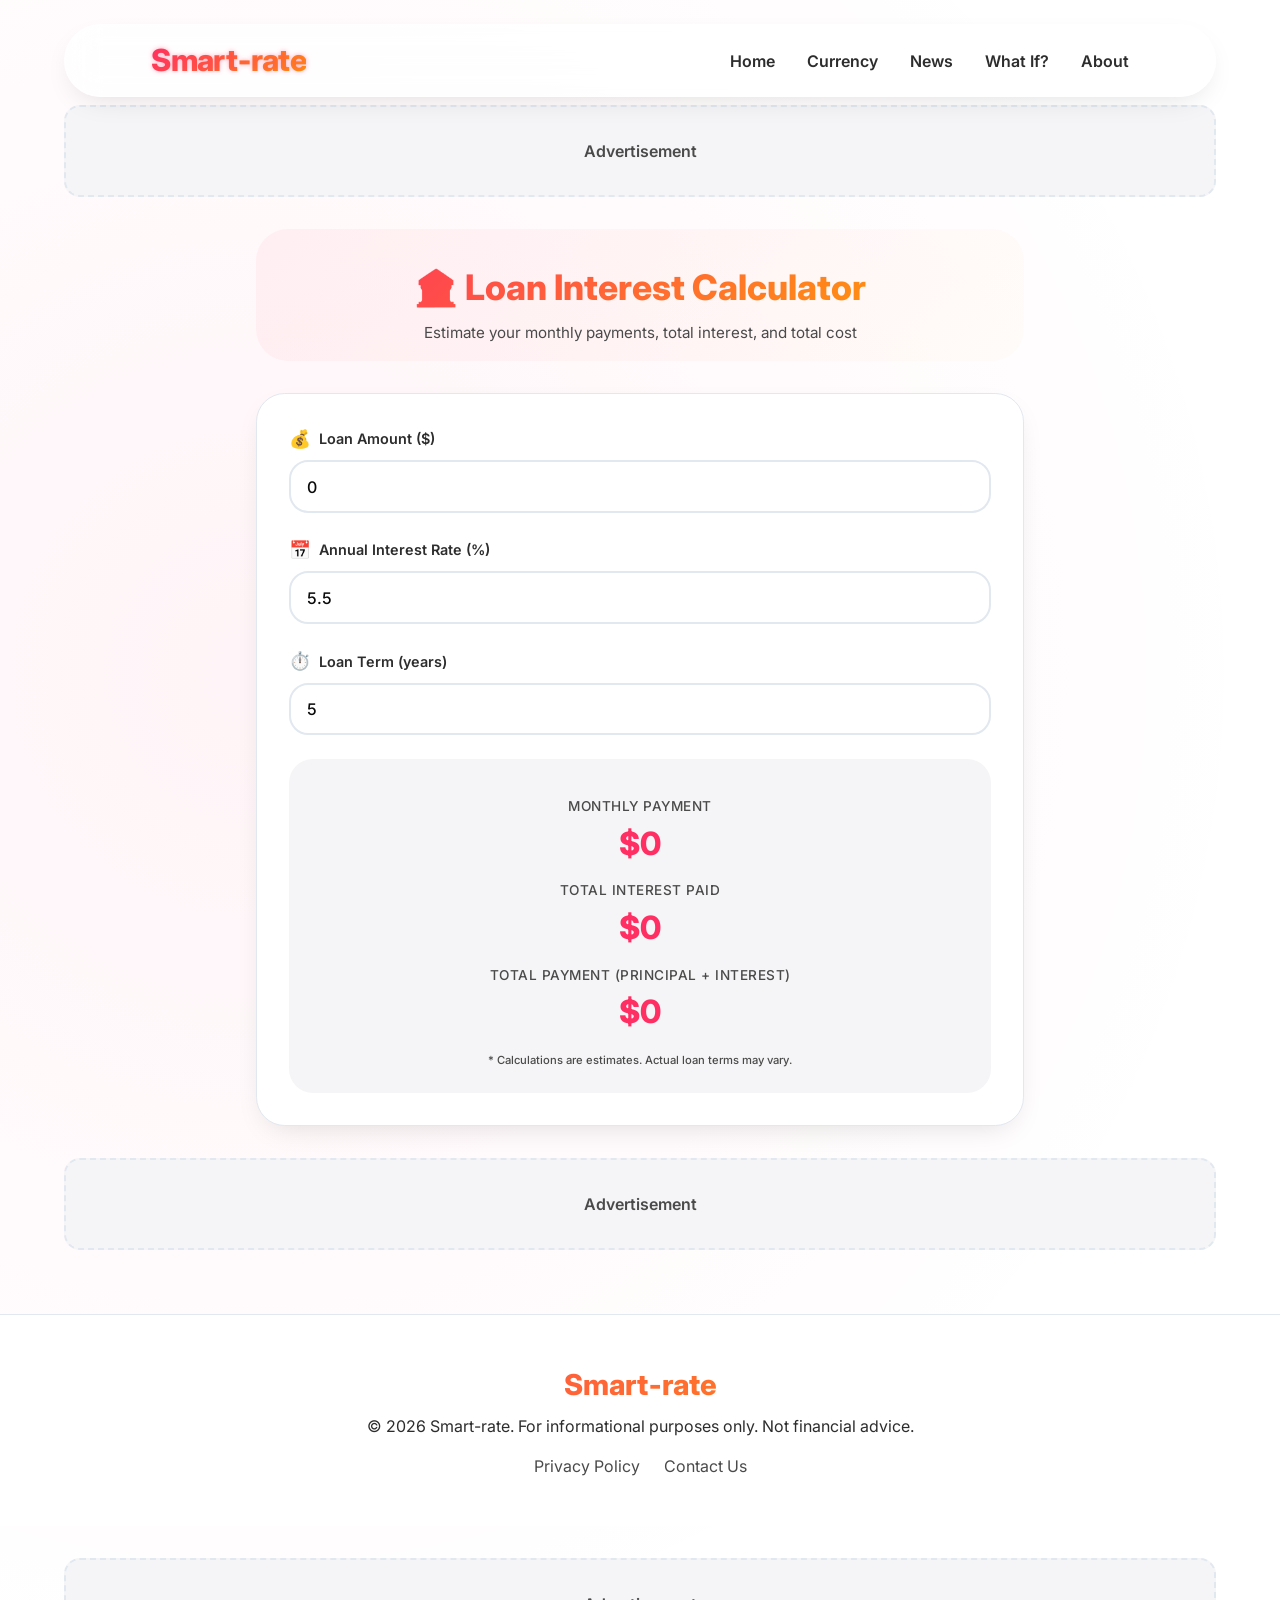
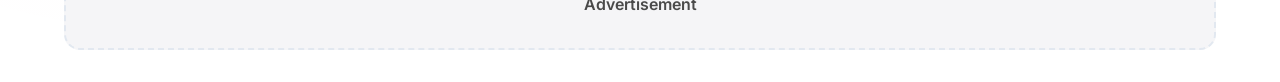
<file: loan.html>
<!DOCTYPE html>
<html lang="en">
<head>
    <meta charset="UTF-8">
    <meta name="viewport" content="width=device-width, initial-scale=1.0, viewport-fit=cover">
    <title>Loan Interest Calculator – Smart-rate</title>
    <meta name="description" content="Calculate your monthly loan payments, total interest, and total payment. Free, fast, and privacy-first.">
    <link rel="canonical" href="https://www.smart-rate.com/loan.html">
    <meta property="og:title" content="Loan Interest Calculator – Smart-rate">
    <meta property="og:description" content="Plan your finances with our easy loan calculator.">
    <meta name="keywords" content="loan calculator, interest calculator, monthly payment, amortization, finance tool">
    <!-- ADSENSE_VERIFICATION_CODE_HERE -->
    <link rel="preconnect" href="https://fonts.googleapis.com">
    <link rel="preconnect" href="https://fonts.gstatic.com" crossorigin>
    <link href="https://fonts.googleapis.com/css2?family=Inter:opsz,wght@14..32,300;14..32,400;14..32,500;14..32,600;14..32,700;14..32,800&display=swap" rel="stylesheet">
    <link rel="stylesheet" href="style.css">
    <style>
        /* Loan page specific styles – inherits all colors from style.css */
        .loan-hero {
            text-align: center;
            margin-bottom: 2rem;
            padding: 2rem 1rem 1rem;
            background: linear-gradient(135deg, rgba(255,46,99,0.05), rgba(255,165,0,0.02));
            border-radius: 2rem;
        }
        .loan-hero h1 {
            font-size: 2.2rem;
            font-weight: 800;
            background: linear-gradient(135deg, var(--primary), var(--accent));
            -webkit-background-clip: text;
            background-clip: text;
            color: transparent;
            margin-bottom: 0.5rem;
        }
        .loan-hero p {
            color: var(--text-tertiary);
            font-size: 0.95rem;
        }
        .loan-card {
            background: var(--surface);
            border-radius: 1.8rem;
            padding: 2rem;
            box-shadow: var(--card-shadow);
            border: 1px solid var(--border);
            margin-bottom: 2rem;
        }
        .input-group {
            margin-bottom: 1.5rem;
        }
        .input-group label {
            display: flex;
            align-items: center;
            gap: 0.5rem;
            font-weight: 600;
            margin-bottom: 0.5rem;
            color: var(--text-secondary);
            font-size: 0.9rem;
        }
        .input-group label span {
            font-size: 1.1rem;
        }
        .input-group input {
            width: 100%;
            padding: 0.9rem 1rem;
            border: 2px solid var(--border);
            border-radius: 1.2rem;
            background: var(--bg);
            color: var(--text-primary);
            font-size: 1rem;
            font-weight: 500;
            transition: all 0.2s;
            outline: none;
            font-family: 'Inter', monospace;
        }
        .input-group input:focus {
            border-color: var(--primary);
            box-shadow: 0 0 0 3px rgba(255,46,99,0.2);
        }
        .result-area {
            background: var(--surface-variant);
            border-radius: 1.5rem;
            padding: 1.5rem;
            margin-top: 1.5rem;
            text-align: center;
        }
        .result-item {
            margin: 0.8rem 0;
        }
        .result-label {
            font-size: 0.85rem;
            text-transform: uppercase;
            letter-spacing: 0.5px;
            color: var(--text-tertiary);
        }
        .result-value {
            font-size: 2rem;
            font-weight: 800;
            color: var(--primary);
            margin-top: 0.2rem;
        }
        .result-value small {
            font-size: 0.9rem;
            font-weight: 400;
        }
        .result-note {
            font-size: 0.7rem;
            color: var(--text-tertiary);
            margin-top: 1rem;
        }
        @media (max-width: 640px) {
            .loan-card { padding: 1.2rem; }
            .result-value { font-size: 1.5rem; }
            .loan-hero h1 { font-size: 1.7rem; }
        }
    </style>
</head>
<body>
   

    <header>
        <div class="container header-container">
            <div class="brand">Smart‑rate</div>
            <nav class="main-nav">
                <ul>
                    <li><a href="index.html">Home</a></li>
                    <li><a href="currency.html">Currency</a></li>
                    <li><a href="news.html">News</a></li>
                    <li><a href="whatif.html">What If?</a></li>
                    <li><a href="about.html">About</a></li>
                </ul>
            </nav>
            <div class="kebab-menu">
                <button class="kebab-button" id="kebabToggle" aria-label="Menu">☰</button>
                <div class="dropdown-content" id="kebabDropdown">
                    <a href="index.html">Home</a>
                    <a href="currency.html">Currency</a>
                    <a href="news.html">News</a>
                    <a href="whatif.html">What If?</a>
                    <a href="about.html">About</a>
                    <a href="privacy.html">Privacy</a>
                    <a href="contact.html">Contact</a>
                </div>
            </div>
        </div>
    </header>

    <main>
        <div class="ad-container"><div class="ad-placeholder ad-top">Advertisement</div></div>

        <div class="container" style="max-width: 800px; margin: 2rem auto;">
            <div class="loan-hero">
                <h1>🏦 Loan Interest Calculator</h1>
                <p>Estimate your monthly payments, total interest, and total cost</p>
            </div>

            <div class="loan-card">
                <div class="input-group">
                    <label><span>💰</span> Loan Amount ($)</label>
                    <input type="number" id="loanAmount" value="25,000" placeholder="Enter loan amount" inputmode="numeric">
                </div>
                <div class="input-group">
                    <label><span>📅</span> Annual Interest Rate (%)</label>
                    <input type="number" id="interestRate" value="5.5" step="0.1" placeholder="e.g., 5.5">
                </div>
                <div class="input-group">
                    <label><span>⏱️</span> Loan Term (years)</label>
                    <input type="number" id="loanTerm" value="5" step="1" placeholder="Years">
                </div>

                <div class="result-area">
                    <div class="result-item">
                        <div class="result-label">Monthly Payment</div>
                        <div class="result-value" id="monthlyPayment">$0.00</div>
                    </div>
                    <div class="result-item">
                        <div class="result-label">Total Interest Paid</div>
                        <div class="result-value" id="totalInterest">$0.00</div>
                    </div>
                    <div class="result-item">
                        <div class="result-label">Total Payment (Principal + Interest)</div>
                        <div class="result-value" id="totalPayment">$0.00</div>
                    </div>
                    <div class="result-note">* Calculations are estimates. Actual loan terms may vary.</div>
                </div>
            </div>
        </div>

        <div class="ad-container"><div class="ad-placeholder ad-middle">Advertisement</div></div>
    </main>

    <footer>
        <div class="container footer-content">
            <div class="footer-brand">Smart‑rate</div>
            <p>&copy; 2025 Smart-rate. For informational purposes only. Not financial advice.</p>
            <div class="footer-links">
                <a href="privacy.html">Privacy Policy</a>
                <a href="contact.html">Contact Us</a>
            </div>
        </div>
    </footer>

    <div class="ad-container"><div class="ad-placeholder ad-bottom">Advertisement</div></div>

    <script src="main.js"></script>
    <script>
        (function() {
            // DOM elements
            const loanAmountInput = document.getElementById('loanAmount');
            const interestRateInput = document.getElementById('interestRate');
            const loanTermInput = document.getElementById('loanTerm');
            const monthlyPaymentSpan = document.getElementById('monthlyPayment');
            const totalInterestSpan = document.getElementById('totalInterest');
            const totalPaymentSpan = document.getElementById('totalPayment');

            // Helper: format number with commas (thousands separator)
            function formatNumberWithCommas(value) {
                if (value === undefined || value === null || isNaN(value)) return '0';
                let num = parseFloat(value);
                if (isNaN(num)) return '0';
                // For currency, we want 2 decimal places but no forced .00 for integer? Keep as is but with commas
                let formatted = num.toLocaleString('en-US', {
                    minimumFractionDigits: 0,
                    maximumFractionDigits: 2,
                    useGrouping: true
                });
                return formatted;
            }

            // Parse formatted string back to raw number (remove commas)
            function parseFormattedNumber(formattedStr) {
                if (!formattedStr) return 0;
                let cleaned = formattedStr.replace(/,/g, '');
                let num = parseFloat(cleaned);
                return isNaN(num) ? 0 : num;
            }

            // Apply formatting on blur (only when user leaves the field)
            function formatAmountOnBlur() {
                let rawValue = loanAmountInput.value;
                let num = parseFormattedNumber(rawValue);
                if (isNaN(num)) num = 0;
                loanAmountInput.value = formatNumberWithCommas(num);
            }

            // When the field gets focus, remove formatting for easy editing
            function clearFormattingOnFocus() {
                let num = parseFormattedNumber(loanAmountInput.value);
                if (!isNaN(num)) {
                    loanAmountInput.value = num.toString();
                }
            }

            loanAmountInput.addEventListener('blur', formatAmountOnBlur);
            loanAmountInput.addEventListener('focus', clearFormattingOnFocus);
            
            // Initial format
            formatAmountOnBlur();

            // Calculate loan details and format results with commas
            function calculateLoan() {
                let principal = parseFormattedNumber(loanAmountInput.value);
                let annualRate = parseFloat(interestRateInput.value);
                let years = parseFloat(loanTermInput.value);

                // Validate inputs
                if (isNaN(principal) || principal <= 0) principal = 0;
                if (isNaN(annualRate) || annualRate < 0) annualRate = 0;
                if (isNaN(years) || years <= 0) years = 1;

                const monthlyRate = annualRate / 100 / 12;
                const numPayments = years * 12;

                let monthlyPayment = 0;
                let totalPayment = 0;
                let totalInterest = 0;

                if (monthlyRate === 0) {
                    monthlyPayment = principal / numPayments;
                    totalPayment = principal;
                    totalInterest = 0;
                } else {
                    const factor = Math.pow(1 + monthlyRate, numPayments);
                    monthlyPayment = principal * monthlyRate * factor / (factor - 1);
                    if (isNaN(monthlyPayment)) monthlyPayment = 0;
                    totalPayment = monthlyPayment * numPayments;
                    totalInterest = totalPayment - principal;
                }

                // Format with commas and dollar sign
                monthlyPaymentSpan.textContent = `$${formatNumberWithCommas(monthlyPayment)}`;
                totalInterestSpan.textContent = `$${formatNumberWithCommas(totalInterest)}`;
                totalPaymentSpan.textContent = `$${formatNumberWithCommas(totalPayment)}`;
            }

            // Add event listeners (input events for rate and term, blur for amount formatting then recalc)
            interestRateInput.addEventListener('input', calculateLoan);
            loanTermInput.addEventListener('input', calculateLoan);
            loanAmountInput.addEventListener('blur', () => {
                formatAmountOnBlur();
                calculateLoan();
            });
            loanAmountInput.addEventListener('input', () => {
                // During typing, we don't format, but we still want real-time preview? 
                // Better: recalc based on raw value while typing
                let rawAmount = parseFormattedNumber(loanAmountInput.value);
                if (!isNaN(rawAmount)) {
                    let principal = rawAmount;
                    let annualRate = parseFloat(interestRateInput.value);
                    let years = parseFloat(loanTermInput.value);
                    if (isNaN(annualRate)) annualRate = 0;
                    if (isNaN(years)) years = 1;
                    const monthlyRate = annualRate / 100 / 12;
                    const numPayments = years * 12;
                    let monthlyPayment = 0, totalPayment = 0, totalInterest = 0;
                    if (monthlyRate === 0) {
                        monthlyPayment = principal / numPayments;
                        totalPayment = principal;
                        totalInterest = 0;
                    } else if (principal > 0 && numPayments > 0) {
                        const factor = Math.pow(1 + monthlyRate, numPayments);
                        monthlyPayment = principal * monthlyRate * factor / (factor - 1);
                        if (!isNaN(monthlyPayment)) {
                            totalPayment = monthlyPayment * numPayments;
                            totalInterest = totalPayment - principal;
                        }
                    }
                    monthlyPaymentSpan.textContent = `$${formatNumberWithCommas(monthlyPayment)}`;
                    totalInterestSpan.textContent = `$${formatNumberWithCommas(totalInterest)}`;
                    totalPaymentSpan.textContent = `$${formatNumberWithCommas(totalPayment)}`;
                }
            });

            // Initial calculation
            calculateLoan();
        })();

        // Dark mode and kebab menu (same as index.html)
        (function() {
            const toggle = document.getElementById('themeToggle');
            if (toggle) {
                const root = document.body;
                const saved = localStorage.getItem('smartrate-theme');
                if (saved === 'dark') root.classList.add('dark-mode');
                toggle.addEventListener('click', () => {
                    root.classList.toggle('dark-mode');
                    localStorage.setItem('smartrate-theme', root.classList.contains('dark-mode') ? 'dark' : 'light');
                });
            }
            const kebabBtn = document.getElementById('kebabToggle');
            const dropdown = document.getElementById('kebabDropdown');
            if (kebabBtn && dropdown) {
                kebabBtn.addEventListener('click', (e) => {
                    e.stopPropagation();
                    dropdown.classList.toggle('show');
                });
                document.addEventListener('click', (e) => {
                    if (!kebabBtn.contains(e.target) && !dropdown.contains(e.target)) {
                        dropdown.classList.remove('show');
                    }
                });
            }
        })();
    </script>
</body>
</html>
</file>
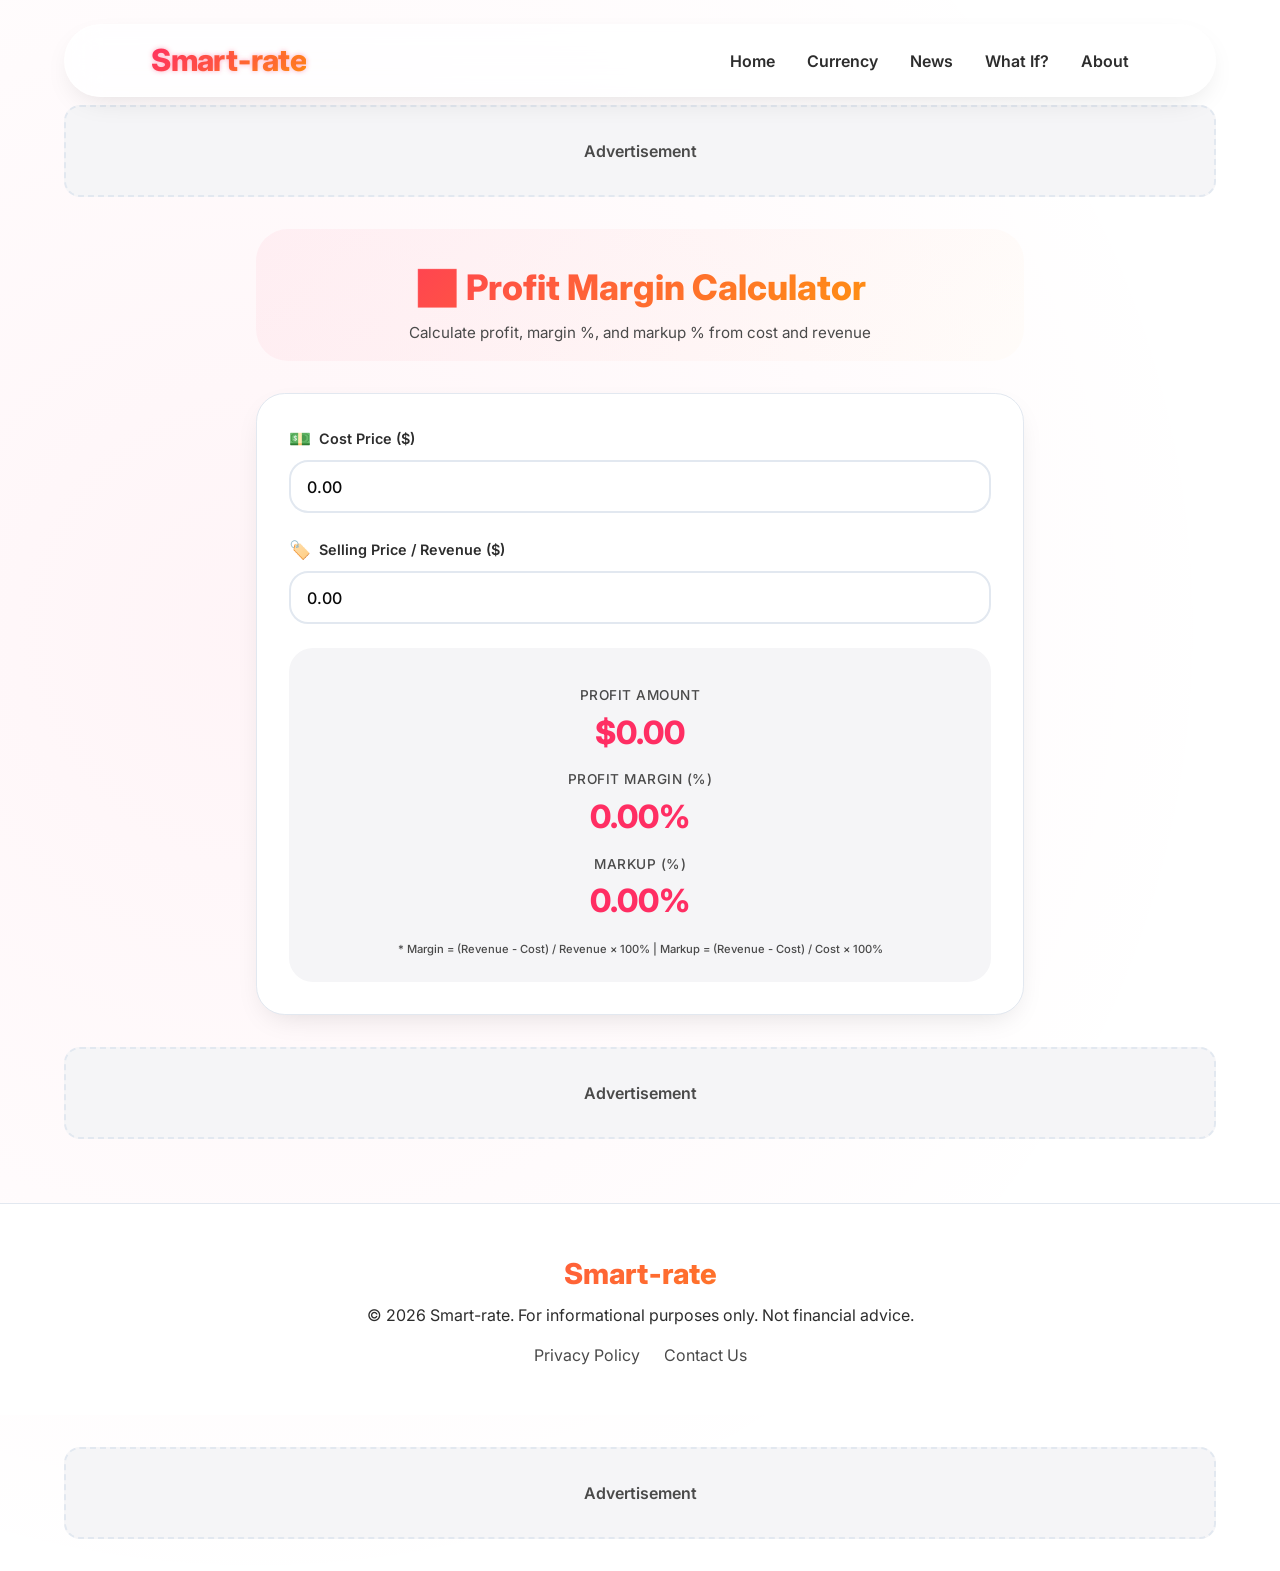
<file: margin.html>
<!DOCTYPE html>
<html lang="en">
<head>
    <meta charset="UTF-8">
    <meta name="viewport" content="width=device-width, initial-scale=1.0, viewport-fit=cover">
    <title>Profit Margin Calculator – Smart-rate</title>
    <meta name="description" content="Calculate profit margin, markup, and profit amount from cost and revenue. Free, fast, and privacy-first.">
    <link rel="canonical" href="https://www.smart-rate.com/margin.html">
    <meta property="og:title" content="Profit Margin Calculator – Smart-rate">
    <meta property="og:description" content="Easily calculate your profit margins and markups.">
    <meta name="keywords" content="profit margin, markup calculator, margin calculator, business finance">
    <!-- ADSENSE_VERIFICATION_CODE_HERE -->
    <link rel="preconnect" href="https://fonts.googleapis.com">
    <link rel="preconnect" href="https://fonts.gstatic.com" crossorigin>
    <link href="https://fonts.googleapis.com/css2?family=Inter:opsz,wght@14..32,300;14..32,400;14..32,500;14..32,600;14..32,700;14..32,800&display=swap" rel="stylesheet">
    <link rel="stylesheet" href="style.css">
    <style>
        /* Margin page specific styles – inherits all colors from style.css */
        .margin-hero {
            text-align: center;
            margin-bottom: 2rem;
            padding: 2rem 1rem 1rem;
            background: linear-gradient(135deg, rgba(255,46,99,0.05), rgba(255,165,0,0.02));
            border-radius: 2rem;
        }
        .margin-hero h1 {
            font-size: 2.2rem;
            font-weight: 800;
            background: linear-gradient(135deg, var(--primary), var(--accent));
            -webkit-background-clip: text;
            background-clip: text;
            color: transparent;
            margin-bottom: 0.5rem;
        }
        .margin-hero p {
            color: var(--text-tertiary);
            font-size: 0.95rem;
        }
        .margin-card {
            background: var(--surface);
            border-radius: 1.8rem;
            padding: 2rem;
            box-shadow: var(--card-shadow);
            border: 1px solid var(--border);
            margin-bottom: 2rem;
        }
        .input-group {
            margin-bottom: 1.5rem;
        }
        .input-group label {
            display: flex;
            align-items: center;
            gap: 0.5rem;
            font-weight: 600;
            margin-bottom: 0.5rem;
            color: var(--text-secondary);
            font-size: 0.9rem;
        }
        .input-group label span {
            font-size: 1.1rem;
        }
        .input-group input {
            width: 100%;
            padding: 0.9rem 1rem;
            border: 2px solid var(--border);
            border-radius: 1.2rem;
            background: var(--bg);
            color: var(--text-primary);
            font-size: 1rem;
            font-weight: 500;
            transition: all 0.2s;
            outline: none;
            font-family: 'Inter', monospace;
        }
        .input-group input:focus {
            border-color: var(--primary);
            box-shadow: 0 0 0 3px rgba(255,46,99,0.2);
        }
        .result-area {
            background: var(--surface-variant);
            border-radius: 1.5rem;
            padding: 1.5rem;
            margin-top: 1.5rem;
            text-align: center;
        }
        .result-item {
            margin: 0.8rem 0;
        }
        .result-label {
            font-size: 0.85rem;
            text-transform: uppercase;
            letter-spacing: 0.5px;
            color: var(--text-tertiary);
        }
        .result-value {
            font-size: 2rem;
            font-weight: 800;
            color: var(--primary);
            margin-top: 0.2rem;
        }
        .result-value small {
            font-size: 0.9rem;
            font-weight: 400;
        }
        .result-note {
            font-size: 0.7rem;
            color: var(--text-tertiary);
            margin-top: 1rem;
        }
        @media (max-width: 640px) {
            .margin-card { padding: 1.2rem; }
            .result-value { font-size: 1.5rem; }
            .margin-hero h1 { font-size: 1.7rem; }
        }
    </style>
</head>
<body>
   

    <header>
        <div class="container header-container">
            <div class="brand">Smart‑rate</div>
            <nav class="main-nav">
                <ul>
                    <li><a href="index.html">Home</a></li>
                    <li><a href="currency.html">Currency</a></li>
                    <li><a href="news.html">News</a></li>
                    <li><a href="whatif.html">What If?</a></li>
                    <li><a href="about.html">About</a></li>
                </ul>
            </nav>
            <div class="kebab-menu">
                <button class="kebab-button" id="kebabToggle" aria-label="Menu">☰</button>
                <div class="dropdown-content" id="kebabDropdown">
                    <a href="index.html">Home</a>
                    <a href="currency.html">Currency</a>
                    <a href="news.html">News</a>
                    <a href="whatif.html">What If?</a>
                    <a href="about.html">About</a>
                    <a href="privacy.html">Privacy</a>
                    <a href="contact.html">Contact</a>
                </div>
            </div>
        </div>
    </header>

    <main>
        <div class="ad-container"><div class="ad-placeholder ad-top">Advertisement</div></div>

        <div class="container" style="max-width: 800px; margin: 2rem auto;">
            <div class="margin-hero">
                <h1>📊 Profit Margin Calculator</h1>
                <p>Calculate profit, margin %, and markup % from cost and revenue</p>
            </div>

            <div class="margin-card">
                <div class="input-group">
                    <label><span>💵</span> Cost Price ($)</label>
                    <input type="number" id="costPrice" value="1,000" placeholder="Enter cost price" inputmode="numeric">
                </div>
                <div class="input-group">
                    <label><span>🏷️</span> Selling Price / Revenue ($)</label>
                    <input type="number" id="sellingPrice" value="1,500" placeholder="Enter selling price" inputmode="numeric">
                </div>

                <div class="result-area">
                    <div class="result-item">
                        <div class="result-label">Profit Amount</div>
                        <div class="result-value" id="profitAmount">$0.00</div>
                    </div>
                    <div class="result-item">
                        <div class="result-label">Profit Margin (%)</div>
                        <div class="result-value" id="profitMargin">0.00%</div>
                    </div>
                    <div class="result-item">
                        <div class="result-label">Markup (%)</div>
                        <div class="result-value" id="markupPercent">0.00%</div>
                    </div>
                    <div class="result-note">* Margin = (Revenue - Cost) / Revenue × 100%  |  Markup = (Revenue - Cost) / Cost × 100%</div>
                </div>
            </div>
        </div>

        <div class="ad-container"><div class="ad-placeholder ad-middle">Advertisement</div></div>
    </main>

    <footer>
        <div class="container footer-content">
            <div class="footer-brand">Smart‑rate</div>
            <p>&copy; 2025 Smart-rate. For informational purposes only. Not financial advice.</p>
            <div class="footer-links">
                <a href="privacy.html">Privacy Policy</a>
                <a href="contact.html">Contact Us</a>
            </div>
        </div>
    </footer>

    <div class="ad-container"><div class="ad-placeholder ad-bottom">Advertisement</div></div>

    <script src="main.js"></script>
    <script>
        (function() {
            // DOM elements
            const costInput = document.getElementById('costPrice');
            const sellingInput = document.getElementById('sellingPrice');
            const profitAmountSpan = document.getElementById('profitAmount');
            const profitMarginSpan = document.getElementById('profitMargin');
            const markupPercentSpan = document.getElementById('markupPercent');

            // Helper: format number with commas (thousands separator)
            function formatNumberWithCommas(value, decimals = 2) {
                if (value === undefined || value === null || isNaN(value)) return '0';
                let num = parseFloat(value);
                if (isNaN(num)) return '0';
                let formatted = num.toLocaleString('en-US', {
                    minimumFractionDigits: decimals,
                    maximumFractionDigits: decimals,
                    useGrouping: true
                });
                return formatted;
            }

            // Parse formatted string back to raw number (remove commas)
            function parseFormattedNumber(formattedStr) {
                if (!formattedStr) return 0;
                let cleaned = formattedStr.replace(/,/g, '');
                let num = parseFloat(cleaned);
                return isNaN(num) ? 0 : num;
            }

            // Apply formatting on blur (only when user leaves the field)
            function formatCostOnBlur() {
                let rawValue = costInput.value;
                let num = parseFormattedNumber(rawValue);
                if (isNaN(num)) num = 0;
                costInput.value = formatNumberWithCommas(num);
            }
            function formatSellingOnBlur() {
                let rawValue = sellingInput.value;
                let num = parseFormattedNumber(rawValue);
                if (isNaN(num)) num = 0;
                sellingInput.value = formatNumberWithCommas(num);
            }
            // When the field gets focus, remove formatting for easy editing
            function clearCostFormatting() {
                let num = parseFormattedNumber(costInput.value);
                if (!isNaN(num)) {
                    costInput.value = num.toString();
                }
            }
            function clearSellingFormatting() {
                let num = parseFormattedNumber(sellingInput.value);
                if (!isNaN(num)) {
                    sellingInput.value = num.toString();
                }
            }

            costInput.addEventListener('blur', formatCostOnBlur);
            costInput.addEventListener('focus', clearCostFormatting);
            sellingInput.addEventListener('blur', formatSellingOnBlur);
            sellingInput.addEventListener('focus', clearSellingFormatting);
            
            // Initial formatting
            formatCostOnBlur();
            formatSellingOnBlur();

            // Calculate margin and markup
            function calculateMargin() {
                let cost = parseFormattedNumber(costInput.value);
                let revenue = parseFormattedNumber(sellingInput.value);

                if (isNaN(cost)) cost = 0;
                if (isNaN(revenue)) revenue = 0;

                let profit = revenue - cost;
                let marginPercent = 0;
                let markupPercent = 0;

                if (revenue !== 0) {
                    marginPercent = (profit / revenue) * 100;
                }
                if (cost !== 0) {
                    markupPercent = (profit / cost) * 100;
                }

                profitAmountSpan.textContent = `$${formatNumberWithCommas(profit)}`;
                profitMarginSpan.textContent = `${marginPercent.toFixed(2)}%`;
                markupPercentSpan.textContent = `${markupPercent.toFixed(2)}%`;
            }

            // Event listeners: recalc on input (while typing) and on blur after formatting
            costInput.addEventListener('input', calculateMargin);
            sellingInput.addEventListener('input', calculateMargin);
            costInput.addEventListener('blur', () => {
                formatCostOnBlur();
                calculateMargin();
            });
            sellingInput.addEventListener('blur', () => {
                formatSellingOnBlur();
                calculateMargin();
            });

            // Initial calculation
            calculateMargin();
        })();

        // Dark mode and kebab menu (same as index.html)
        (function() {
            const toggle = document.getElementById('themeToggle');
            if (toggle) {
                const root = document.body;
                const saved = localStorage.getItem('smartrate-theme');
                if (saved === 'dark') root.classList.add('dark-mode');
                toggle.addEventListener('click', () => {
                    root.classList.toggle('dark-mode');
                    localStorage.setItem('smartrate-theme', root.classList.contains('dark-mode') ? 'dark' : 'light');
                });
            }
            const kebabBtn = document.getElementById('kebabToggle');
            const dropdown = document.getElementById('kebabDropdown');
            if (kebabBtn && dropdown) {
                kebabBtn.addEventListener('click', (e) => {
                    e.stopPropagation();
                    dropdown.classList.toggle('show');
                });
                document.addEventListener('click', (e) => {
                    if (!kebabBtn.contains(e.target) && !dropdown.contains(e.target)) {
                        dropdown.classList.remove('show');
                    }
                });
            }
        })();
    </script>
</body>
</html>
</file>
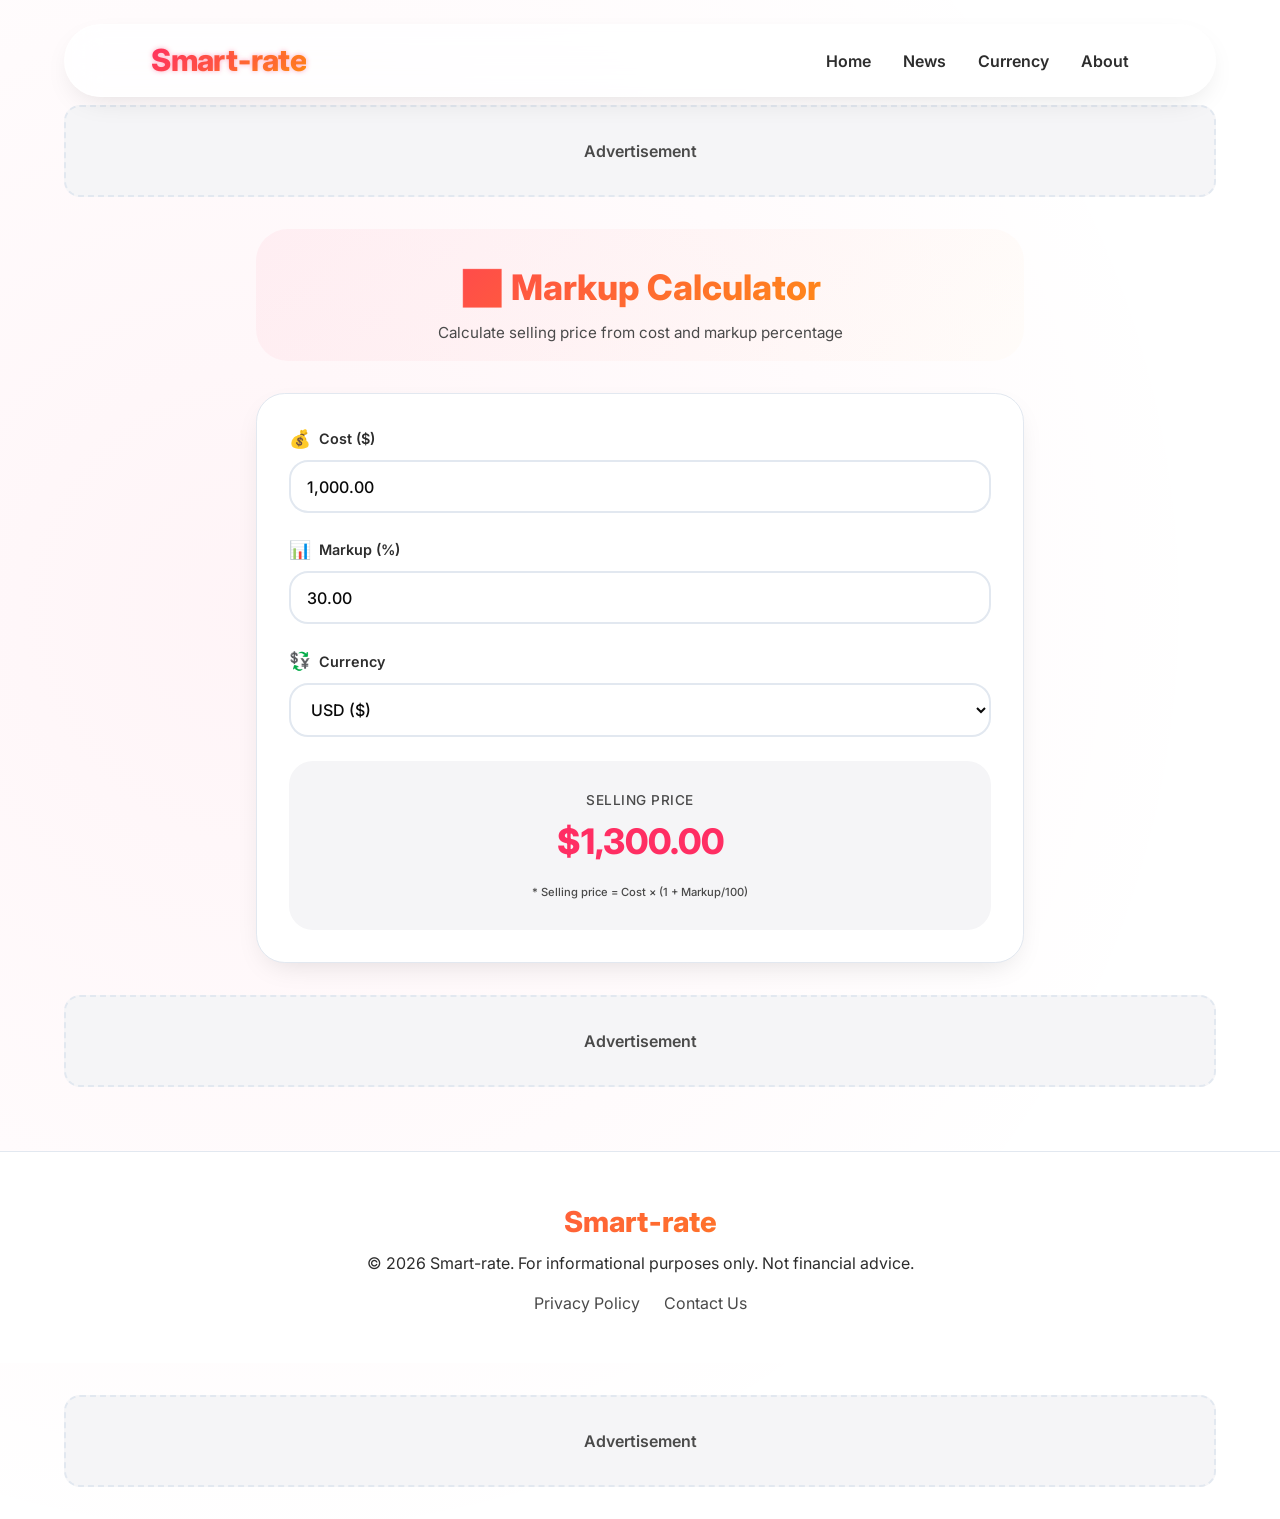
<file: markup.html>
<!DOCTYPE html>
<html lang="en">
<head>
    <meta charset="UTF-8">
    <meta name="viewport" content="width=device-width, initial-scale=1.0, viewport-fit=cover">
    <meta name="keywords" content="currency converter, financial calculators, salary to hourly, VAT calculator, loan interest calculator, markup calculator, profit margin, investment simulator, crypto news, free finance tools">
    <title>Markup Calculator – Smart-rate</title>
    <meta name="description" content="Calculate selling price from cost and markup percentage. Easy, fast, and free.">
    <link rel="canonical" href="https://www.smart-rate.com/markup.html">
    <link rel="stylesheet" href="style.css">
    <link href="https://fonts.googleapis.com/css2?family=Inter:opsz,wght@14..32,300;14..32,400;14..32,500;14..32,600;14..32,700;14..32,800&display=swap" rel="stylesheet">
    <style>
        /* Markup page specific styles – inherits all colors from style.css */
        .markup-hero {
            text-align: center;
            margin-bottom: 2rem;
            padding: 2rem 1rem 1rem;
            background: linear-gradient(135deg, rgba(255,46,99,0.05), rgba(255,165,0,0.02));
            border-radius: 2rem;
        }
        .markup-hero h1 {
            font-size: 2.2rem;
            font-weight: 800;
            background: linear-gradient(135deg, var(--primary), var(--accent));
            -webkit-background-clip: text;
            background-clip: text;
            color: transparent;
            margin-bottom: 0.5rem;
        }
        .markup-hero p {
            color: var(--text-tertiary);
            font-size: 0.95rem;
        }
        .markup-card {
            background: var(--surface);
            border-radius: 1.8rem;
            padding: 2rem;
            box-shadow: var(--card-shadow);
            border: 1px solid var(--border);
            margin-bottom: 2rem;
        }
        .input-group {
            margin-bottom: 1.5rem;
        }
        .input-group label {
            display: flex;
            align-items: center;
            gap: 0.5rem;
            font-weight: 600;
            margin-bottom: 0.5rem;
            color: var(--text-secondary);
            font-size: 0.9rem;
        }
        .input-group label span {
            font-size: 1.1rem;
        }
        .input-group input, .input-group select {
            width: 100%;
            padding: 0.9rem 1rem;
            border: 2px solid var(--border);
            border-radius: 1.2rem;
            background: var(--bg);
            color: var(--text-primary);
            font-size: 1rem;
            font-weight: 500;
            transition: all 0.2s;
            outline: none;
            font-family: 'Inter', monospace;
        }
        .input-group input:focus, .input-group select:focus {
            border-color: var(--primary);
            box-shadow: 0 0 0 3px rgba(255,46,99,0.2);
        }
        .result-area {
            background: var(--surface-variant);
            border-radius: 1.5rem;
            padding: 1.8rem;
            margin-top: 1.5rem;
            text-align: center;
        }
        .result-label {
            font-size: 0.85rem;
            text-transform: uppercase;
            letter-spacing: 0.5px;
            color: var(--text-tertiary);
        }
        .result-value {
            font-size: 2.2rem;
            font-weight: 800;
            color: var(--primary);
            margin-top: 0.3rem;
            word-break: break-word;
        }
        .result-note {
            font-size: 0.7rem;
            color: var(--text-tertiary);
            margin-top: 1rem;
        }
        @media (max-width: 640px) {
            .markup-card { padding: 1.2rem; }
            .result-value { font-size: 1.6rem; }
            .markup-hero h1 { font-size: 1.7rem; }
        }
    </style>
</head>
<body>
    

    <header>
        <div class="container header-container">
            <div class="brand">Smart‑rate</div>
            <nav class="main-nav">
                <ul>
                    <li><a href="index.html">Home</a></li>
                    <li><a href="news.html">News</a></li>
                    <li><a href="currency.html">Currency</a></li>
                    <li><a href="about.html">About</a></li>
                </ul>
            </nav>
            <div class="kebab-menu">
                <button class="kebab-button" id="kebabToggle" aria-label="Menu">☰</button>
                <div class="dropdown-content" id="kebabDropdown">
                    <a href="index.html">Home</a>
                    <a href="news.html">News</a>
                    <a href="about.html">About</a>
                    <a href="privacy.html">Privacy</a>
                    <a href="contact.html">Contact</a>
                </div>
            </div>
        </div>
    </header>

    <main>
        <div class="ad-container"><div class="ad-placeholder ad-top">Advertisement</div></div>

        <div class="container" style="max-width: 800px; margin: 2rem auto;">
            <div class="markup-hero">
                <h1>📈 Markup Calculator</h1>
                <p>Calculate selling price from cost and markup percentage</p>
            </div>

            <div class="markup-card">
                <div class="input-group">
                    <label><span>💰</span> Cost ($)</label>
                    <input type="text" id="markupCost" value="1,000.00" placeholder="Enter cost" inputmode="numeric">
                </div>
                <div class="input-group">
                    <label><span>📊</span> Markup (%)</label>
                    <input type="text" id="markupPercent" value="30.00" placeholder="Enter markup percentage" inputmode="numeric">
                </div>
                <div class="input-group">
                    <label><span>💱</span> Currency</label>
                    <select id="currencySelectMarkup">
                        <option value="$" selected>USD ($)</option>
                        <option value="€">EUR (€)</option>
                        <option value="£">GBP (£)</option>
                        <option value="¥">JPY (¥)</option>
                        <option value="₹">INR (₹)</option>
                        <option value="₦">NGN (₦)</option>
                        <option value="A$">AUD (A$)</option>
                        <option value="C$">CAD (C$)</option>
                        <option value="CHF">CHF (CHF)</option>
                        <option value="R">ZAR (R)</option>
                        <option value="₵">GHS (₵)</option>
                        <option value="KSh">KES (KSh)</option>
                        <option value="₫">VND (₫)</option>
                        <option value="₩">KRW (₩)</option>
                        
                    </select>
                </div>

                <div class="result-area">
                    <div class="result-label">Selling Price</div>
                    <div class="result-value" id="sellingPrice">$0.00</div>
                    <div class="result-note">* Selling price = Cost × (1 + Markup/100)</div>
                </div>
            </div>
        </div>

        <div class="ad-container"><div class="ad-placeholder ad-middle">Advertisement</div></div>
    </main>

    <footer>
        <div class="container footer-content">
            <div class="footer-brand">Smart‑rate</div>
            <p>&copy; 2025 Smart-rate. For informational purposes only. Not financial advice.</p>
            <div class="footer-links">
                <a href="privacy.html">Privacy Policy</a>
                <a href="contact.html">Contact Us</a>
            </div>
        </div>
    </footer>

    <div class="ad-container"><div class="ad-placeholder ad-bottom">Advertisement</div></div>

    <script src="main.js"></script>
    <script>
        (function() {
            // DOM elements
            const costInput = document.getElementById('markupCost');
            const markupInput = document.getElementById('markupPercent');
            const currencySelect = document.getElementById('currencySelectMarkup');
            const sellingPriceSpan = document.getElementById('sellingPrice');

            // Helper: format number with commas (thousands separator)
            function formatNumberWithCommas(value, decimals = 2) {
                if (value === undefined || value === null || isNaN(value)) return '0.00';
                let num = parseFloat(value);
                if (isNaN(num)) return '0.00';
                let formatted = num.toLocaleString('en-US', {
                    minimumFractionDigits: decimals,
                    maximumFractionDigits: decimals,
                    useGrouping: true
                });
                return formatted;
            }

            // Parse formatted string back to raw number (remove commas)
            function parseFormattedNumber(formattedStr) {
                if (!formattedStr) return 0;
                let cleaned = formattedStr.replace(/,/g, '');
                let num = parseFloat(cleaned);
                return isNaN(num) ? 0 : num;
            }

            // Formatting on blur and focus for cost input
            function formatCostOnBlur() {
                let rawValue = costInput.value;
                let num = parseFormattedNumber(rawValue);
                if (isNaN(num)) num = 0;
                costInput.value = formatNumberWithCommas(num);
            }
            function clearCostFormatting() {
                let num = parseFormattedNumber(costInput.value);
                if (!isNaN(num)) {
                    costInput.value = num.toString();
                }
            }

            // Formatting on blur and focus for markup input (percentage, keep up to 2 decimals)
            function formatMarkupOnBlur() {
                let rawValue = markupInput.value;
                let num = parseFormattedNumber(rawValue);
                if (isNaN(num)) num = 0;
                markupInput.value = formatNumberWithCommas(num);
            }
            function clearMarkupFormatting() {
                let num = parseFormattedNumber(markupInput.value);
                if (!isNaN(num)) {
                    markupInput.value = num.toString();
                }
            }

            costInput.addEventListener('blur', formatCostOnBlur);
            costInput.addEventListener('focus', clearCostFormatting);
            markupInput.addEventListener('blur', formatMarkupOnBlur);
            markupInput.addEventListener('focus', clearMarkupFormatting);

            // Initial formatting
            formatCostOnBlur();
            formatMarkupOnBlur();

            // Function to update selling price (real-time)
            function updateSellingPrice() {
                let cost = parseFormattedNumber(costInput.value);
                let markup = parseFormattedNumber(markupInput.value);
                if (isNaN(cost)) cost = 0;
                if (isNaN(markup)) markup = 0;
                
                let selling = cost * (1 + markup / 100);
                const symbol = currencySelect.options[currencySelect.selectedIndex].value;
                sellingPriceSpan.textContent = `${symbol}${formatNumberWithCommas(selling)}`;
            }

            // Event listeners: input while typing, change on select, and after formatting
            costInput.addEventListener('input', updateSellingPrice);
            markupInput.addEventListener('input', updateSellingPrice);
            currencySelect.addEventListener('change', updateSellingPrice);
            costInput.addEventListener('blur', () => {
                formatCostOnBlur();
                updateSellingPrice();
            });
            markupInput.addEventListener('blur', () => {
                formatMarkupOnBlur();
                updateSellingPrice();
            });

            // Initial calculation
            updateSellingPrice();
        })();

        // Dark mode and kebab menu (same as index.html)
        (function() {
            const toggle = document.getElementById('themeToggle');
            if (toggle) {
                const root = document.body;
                const saved = localStorage.getItem('smartrate-theme');
                if (saved === 'dark') root.classList.add('dark-mode');
                toggle.addEventListener('click', () => {
                    root.classList.toggle('dark-mode');
                    localStorage.setItem('smartrate-theme', root.classList.contains('dark-mode') ? 'dark' : 'light');
                });
            }
            const kebabBtn = document.getElementById('kebabToggle');
            const dropdown = document.getElementById('kebabDropdown');
            if (kebabBtn && dropdown) {
                kebabBtn.addEventListener('click', (e) => {
                    e.stopPropagation();
                    dropdown.classList.toggle('show');
                });
                document.addEventListener('click', (e) => {
                    if (!kebabBtn.contains(e.target) && !dropdown.contains(e.target)) {
                        dropdown.classList.remove('show');
                    }
                });
            }
        })();
    </script>
</body>
</html>
</file>
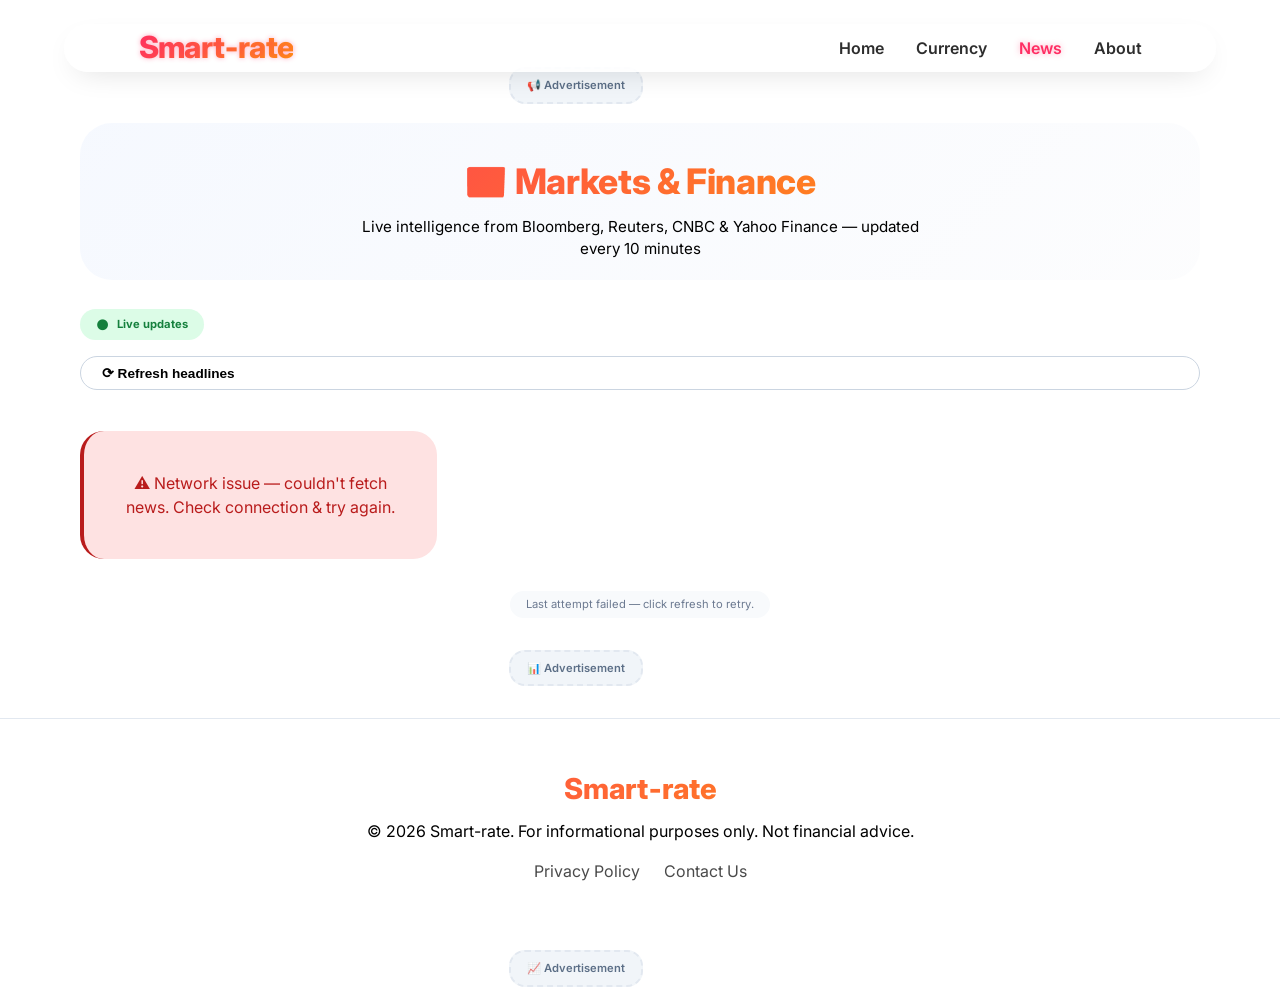
<file: news.html>
<!DOCTYPE html>
<html lang="en">
<head>
    <meta charset="UTF-8">
    <meta name="viewport" content="width=device-width, initial-scale=1.0, viewport-fit=cover">
    <meta name="keywords" content="currency converter, financial calculators, salary to hourly, VAT calculator, loan interest calculator, markup calculator, profit margin, investment simulator, crypto news, free finance tools">
    <meta name="description" content="Live financial headlines from Bloomberg, Reuters, CNBC, and Yahoo Finance. Updated every 10 minutes – stay ahead with Smart‑rate.">
    <title>Financial News – Smart-rate</title>
    <link rel="stylesheet" href="style.css">
    <link href="https://fonts.googleapis.com/css2?family=Inter:opsz,wght@14..32,300;14..32,400;14..32,500;14..32,600;14..32,700;14..32,800&display=swap" rel="stylesheet">
    <style>
        /* ===== MODERN, PROFESSIONAL NEWS PAGE – FULLY RESPONSIVE & ELEGANT ===== */
        :root {
           
            --shadow-sm: 0 2px 8px rgba(0, 0, 0, 0.02), 0 1px 2px rgba(0, 0, 0, 0.03);
            --shadow-md: 0 6px 18px rgba(0, 0, 0, 0.05);
            --shadow-hover: 0 20px 30px -12px rgba(0, 0, 0, 0.12), 0 8px 12px -6px rgba(0, 0, 0, 0.05);
        }

        * {
            margin: 0;
            padding: 0;
            box-sizing: border-box;
        }

        body {
            font-family: 'Inter', system-ui, -apple-system, BlinkMacSystemFont, 'Segoe UI', Roboto, Helvetica, sans-serif;
            background: var(--surface-alt);
            color: var(--text-main);
            line-height: 1.5;
        }

        /* Hero section – matches gradient from currency page */
        .news-hero {
            text-align: center;
            margin-bottom: 1.8rem;
            padding: 2rem 1.2rem 1.2rem;
            background: linear-gradient(135deg, rgba(15, 94, 240, 0.04), rgba(30, 58, 138, 0.01));
            border-radius: 2rem;
        }
        .news-hero h1 {
            font-size: 2.2rem;
            font-weight: 800;
            background:linear-gradient(135deg, var(--primary), var(--accent));
            -webkit-background-clip: text;
            background-clip: text;
            color:transparent;
            margin-bottom: 0.5rem;
            letter-spacing: -0.01em;
        }
        .news-hero p {
            color: var(--text-muted);
            font-size: 0.95rem;
            max-width: 600px;
            margin: 0 auto;
            padding: 0 0.5rem;
        }
        .news-control-bar {
            display: flex;
            justify-content: space-between;
            align-items: center;
            flex-wrap: wrap;
            gap: 1rem;
            margin: 1.2rem 0 1.8rem;
            padding-bottom: 0.75rem;
            border-bottom: 2px solid var(--border-light);
        }
        .live-badge {
            background: #dcfce7;
            color: #15803d;
            padding: 0.3rem 1rem;
            border-radius: 3rem;
            font-size: 0.7rem;
            font-weight: 700;
            display: inline-flex;
            align-items: center;
            gap: 0.5rem;
        }
        .live-badge::before {
            content: "●";
            animation: pulse 1.4s infinite;
            font-size: 0.9rem;
        }
        @keyframes pulse {
            0% { opacity: 0.4; transform: scale(0.9);}
            100% { opacity: 1; transform: scale(1.2);}
        }
        .refresh-news {
            background: transparent;
            border: 1.5px solid #cbd5e1;
            padding: 0.5rem 1.3rem;
            border-radius: 3rem;
            font-weight: 600;
            font-size: 0.85rem;
            cursor: pointer;
            transition: all 0.2s;
            color: var(--text-main);
            display: inline-flex;
            align-items: center;
            gap: 0.4rem;
        }
        .refresh-news:hover {
            border-color: var(--primary);
            background: var(--primary-soft);
            color: var(--primary);
            transform: translateY(-2px);
        }
        /* Responsive grid – beautiful on phone */
        .news-grid {
            display: grid;
            grid-template-columns: repeat(auto-fill, minmax(300px, 1fr));
            gap: 1.5rem;
            margin: 1.5rem 0;
        }
        .news-card {
            background: var(--surface);
            border-radius: 1.5rem;
            padding: 1.4rem;
            transition: all 0.25s ease;
            border: 1px solid var(--border-light);
            box-shadow: var(--shadow-sm);
            cursor: pointer;
            display: flex;
            flex-direction: column;
            height: 100%;
        }
        .news-card:hover {
            transform: translateY(-4px);
            box-shadow: var(--shadow-hover);
            border-color: #cddffa;
        }
        .source-chip {
            display: inline-flex;
            align-items: center;
            gap: 0.4rem;
            background: var(--primary-soft);
            color: var(--primary-dark);
            padding: 0.2rem 0.8rem;
            border-radius: 2rem;
            font-size: 0.7rem;
            font-weight: 700;
            width: fit-content;
            margin-bottom: 1rem;
            letter-spacing: 0.3px;
        }
        .news-card h3 {
            font-size: 1.15rem;
            font-weight: 700;
            line-height: 1.4;
            margin-bottom: 0.75rem;
            color: var(--text-main);
            transition: color 0.2s;
        }
        .news-card:hover h3 {
            color: var(--primary);
        }
        .news-excerpt {
            color: var(--text-muted);
            font-size: 0.875rem;
            line-height: 1.5;
            margin-bottom: 1.2rem;
            flex: 1;
        }
        .card-footer {
            display: flex;
            justify-content: space-between;
            align-items: center;
            margin-top: auto;
            font-size: 0.7rem;
            color: #6c7a91;
            border-top: 1px solid #f0f2f5;
            padding-top: 0.8rem;
        }
        .news-date {
            display: flex;
            align-items: center;
            gap: 0.3rem;
        }
        .read-link {
            font-weight: 700;
            color: var(--primary);
            text-decoration: none;
            font-size: 0.75rem;
            transition: gap 0.2s;
        }
        .read-link:hover {
            text-decoration: underline;
        }
        .loading-container, .error-container {
            text-align: center;
            padding: 2.5rem;
            background: var(--surface);
            border-radius: 1.5rem;
            border: 1px solid var(--border-light);
        }
        .spinner {
            width: 40px;
            height: 40px;
            border: 3px solid #e2e8f0;
            border-top-color: var(--primary);
            border-radius: 50%;
            animation: spin 0.8s linear infinite;
            margin: 0 auto 1rem;
        }
        @keyframes spin { to { transform: rotate(360deg); } }
        .update-timestamp {
            text-align: center;
            font-size: 0.7rem;
            color: #6c7a91;
            background: #f8fafc;
            display: inline-block;
            padding: 0.3rem 1rem;
            border-radius: 2rem;
            width: auto;
            margin-top: 0.5rem;
        }
        .error-message {
            color: #b91c1c;
            background: #fee2e2;
            border-left: 4px solid #b91c1c;
        }
        /* Responsive fine-tuning for phones */
        @media (max-width: 640px) {
            .news-hero {
                margin: 0 0 1rem;
                padding: 1.5rem 0.8rem;
            }
            .news-hero h1 {
                font-size: 1.8rem;
            }
            .news-hero p {
                font-size: 0.85rem;
            }
            .news-control-bar {
                flex-direction: column;
                align-items: stretch;
                gap: 0.8rem;
            }
            .refresh-news {
                justify-content: center;
                width: 100%;
            }
            .news-grid {
                grid-template-columns: 1fr;
                gap: 1.2rem;
            }
            .news-card {
                padding: 1.2rem;
            }
            .news-card h3 {
                font-size: 1rem;
            }
            .source-chip {
                font-size: 0.65rem;
            }
            .read-link {
                font-size: 0.7rem;
            }
            .live-badge {
                font-size: 0.65rem;
                justify-content: center;
            }
            .container {
                padding: 0 0.75rem;
            }
        }
        /* Tablet adjustments */
        @media (min-width: 641px) and (max-width: 900px) {
            .news-grid {
                grid-template-columns: repeat(2, 1fr);
            }
        }
        /* Ad containers consistent */
        .ad-container {
            margin: 1.2rem 0;
            text-align: center;
        }
        .ad-placeholder {
            background: #f1f5f9;
            padding: 0.5rem 1rem;
            border-radius: 1rem;
            font-size: 0.7rem;
            color: #5c6f87;
            display: inline-block;
        }
        .container {
            max-width: 1280px;
            margin-left: auto;
            margin-right: auto;
            padding: 0 1rem;
        }
        footer {
            margin-top: 2rem;
        }
    </style>
</head>
<body>

    <header>
        <div class="container header-container">
            <div class="brand">Smart‑rate</div>
            <nav class="main-nav">
                <ul>
                    <li><a href="index.html">Home</a></li>
                    <li><a href="currency.html">Currency</a></li>
                    <li><a href="news.html" class="active">News</a></li>
                    <li><a href="about.html">About</a></li>
                </ul>
            </nav>
            <div class="kebab-menu">
                <button class="kebab-button" id="kebabToggle" aria-label="Menu">☰</button>
                <div class="dropdown-content" id="kebabDropdown">
                    <a href="index.html">Home</a>
                    <a href="currency.html">Currency</a>
                    <a href="news.html">News</a>
                    <a href="about.html">About</a>
                    <a href="privacy.html">Privacy</a>
                    <a href="contact.html">Contact</a>
                </div>
            </div>
        </div>
    </header>

    <main>
        <div class="ad-container"><div class="ad-placeholder ad-top">📢 Advertisement</div></div>

        <div class="container">
            <div class="news-hero">
                <h1>📰 Markets & Finance</h1>
                <p>Live intelligence from Bloomberg, Reuters, CNBC & Yahoo Finance — updated every 10 minutes</p>
            </div>

            <div class="news-control-bar">
                <span class="live-badge">Live updates</span>
                <button id="refreshNewsBtn" class="refresh-news">⟳ Refresh headlines</button>
            </div>

            <div id="newsGrid" class="news-grid">
                <div class="loading-container">
                    <div class="spinner"></div>
                    <p>Fetching latest market headlines...</p>
                </div>
            </div>

            <div style="text-align: center; margin-bottom: 2rem;">
                <div id="lastUpdated" class="update-timestamp"></div>
            </div>
        </div>

        <div class="ad-container"><div class="ad-placeholder ad-middle">📊 Advertisement</div></div>
    </main>

    <footer>
        <div class="container footer-content">
            <div class="footer-brand">Smart‑rate</div>
            <p>&copy; 2025 Smart-rate. For informational purposes only. Not financial advice.</p>
            <div class="footer-links">
                <a href="privacy.html">Privacy Policy</a>
                <a href="contact.html">Contact Us</a>
            </div>
        </div>
    </footer>

    <div class="ad-container"><div class="ad-placeholder ad-bottom">📈 Advertisement</div></div>

    <script src="main.js"></script>
    <script>
        (function() {
            const newsGrid = document.getElementById('newsGrid');
            const refreshBtn = document.getElementById('refreshNewsBtn');
            const lastUpdatedSpan = document.getElementById('lastUpdated');

            const FEEDS = [
                { url: 'https://www.cnbc.com/id/100003114/device/rss/rss.html', name: 'CNBC' },
                { url: 'https://feeds.bloomberg.com/markets/news.rss', name: 'Bloomberg' },
                { url: 'https://feeds.reuters.com/reuters/businessNews', name: 'Reuters' },
                { url: 'https://feeds.finance.yahoo.com/rss/2.0/headline?s=^GSPC&region=US&lang=en-US', name: 'Yahoo Finance' }
            ];
            const PROXY = 'https://api.rss2json.com/v1/api.json?rss_url=';

            async function fetchFeed(feedUrl, feedName) {
                const fullUrl = PROXY + encodeURIComponent(feedUrl) + `&_=${Date.now()}`;
                try {
                    const res = await fetch(fullUrl, { cache: 'no-store' });
                    if (!res.ok) throw new Error();
                    const data = await res.json();
                    if (data.items && data.items.length) {
                        return data.items.slice(0, 8).map(item => ({
                            title: item.title,
                            description: (item.description || item.content || '').replace(/<[^>]*>/g, '').substring(0, 150),
                            link: item.link,
                            pubDate: item.pubDate,
                            source: feedName
                        }));
                    }
                    return null;
                } catch {
                    return null;
                }
            }

            async function fetchAllFeeds() {
                for (const feed of FEEDS) {
                    const items = await fetchFeed(feed.url, feed.name);
                    if (items && items.length) return { items, source: feed.name };
                    await new Promise(r => setTimeout(r, 300));
                }
                return null;
            }

            function formatSmartDate(dateString) {
                try {
                    const d = new Date(dateString);
                    if (isNaN(d.getTime())) return 'Recently';
                    return d.toLocaleString('en-US', { month: 'short', day: 'numeric', hour: '2-digit', minute: '2-digit' });
                } catch { return 'Recently'; }
            }

            function escapeHtml(str) {
                if (!str) return '';
                return str.replace(/[&<>]/g, m => m === '&' ? '&amp;' : m === '<' ? '&lt;' : '&gt;');
            }

            function renderNews(items, sourceName) {
                if (!items || items.length === 0) {
                    newsGrid.innerHTML = `<div class="error-container error-message">⚠️ No headlines available. Please try refreshing.</div>`;
                    return;
                }
                const cards = items.map(item => {
                    const desc = item.description || 'Click to read the full story.';
                    return `
                        <div class="news-card" onclick="window.open('${item.link}', '_blank')">
                            <div class="source-chip">📡 ${escapeHtml(item.source || sourceName)}</div>
                            <h3>${escapeHtml(item.title)}</h3>
                            <div class="news-excerpt">${escapeHtml(desc.substring(0, 130))}${desc.length > 130 ? '…' : ''}</div>
                            <div class="card-footer">
                                <span class="news-date">🕘 ${formatSmartDate(item.pubDate)}</span>
                                <span class="read-link">Read full →</span>
                            </div>
                        </div>
                    `;
                }).join('');
                newsGrid.innerHTML = cards;
                lastUpdatedSpan.innerText = `Last update: ${new Date().toLocaleTimeString()} · via ${sourceName}`;
            }

            async function loadNews() {
                newsGrid.innerHTML = `<div class="loading-container"><div class="spinner"></div><p>Fetching latest market news...</p></div>`;
                const result = await fetchAllFeeds();
                if (result && result.items) {
                    renderNews(result.items, result.source);
                } else {
                    newsGrid.innerHTML = `<div class="error-container error-message">⚠️ Network issue — couldn't fetch news. Check connection & try again.</div>`;
                    lastUpdatedSpan.innerText = `Last attempt failed — click refresh to retry.`;
                }
            }

            refreshBtn.addEventListener('click', loadNews);
            document.addEventListener('DOMContentLoaded', loadNews);
            setInterval(loadNews, 600000);
        })();
    </script>
</body>
</html>
</file>
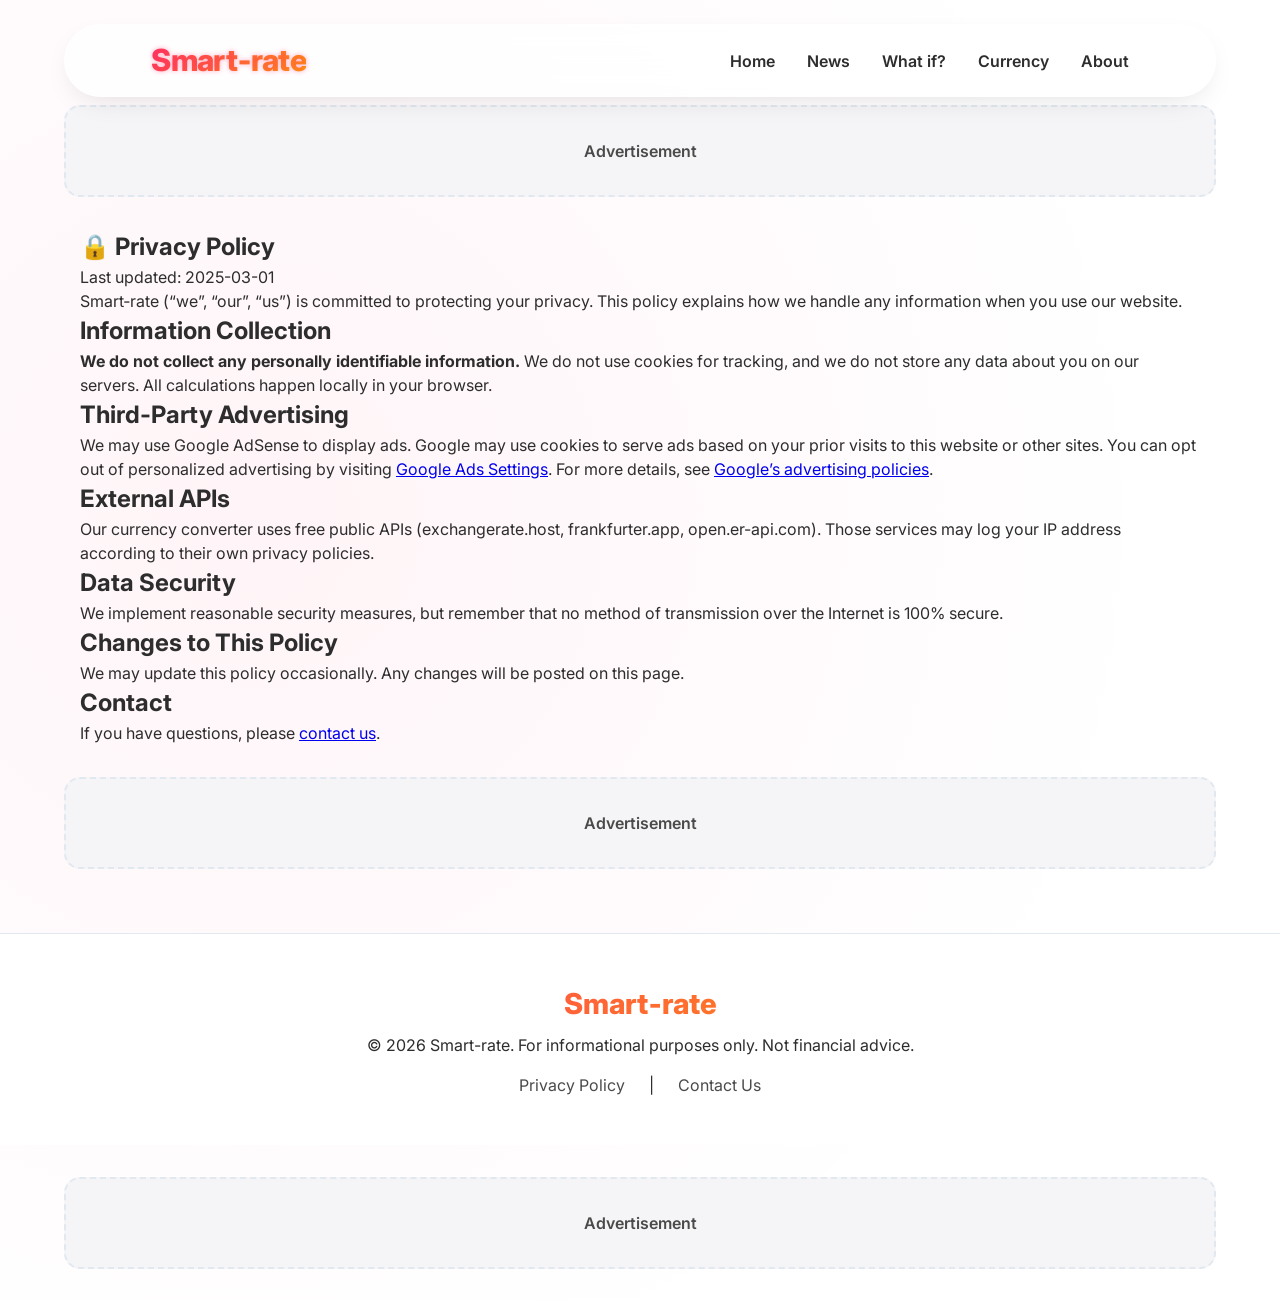
<file: privacy.html>
<!DOCTYPE html>
<html lang="en">
<head>
    <meta charset="UTF-8">
    <meta name="viewport" content="width=device-width, initial-scale=1.0, viewport-fit=cover">
    <title>Privacy Policy – Smart-rate</title>
    <meta name="description" content="Smart-rate privacy policy: we do not collect personal information. Ads are served by Google AdSense, which may use cookies.">
    <link rel="canonical" href="https://www.smart-rate.com/privacy.html">
    <meta property="og:title" content="Privacy Policy – Smart-rate">
    <meta property="og:description" content="We respect your privacy – no data collection, no tracking.">
    <meta name="keywords" content="currency converter, financial calculators, salary to hourly, VAT calculator, loan interest calculator, markup calculator, profit margin, investment simulator, crypto news, free finance tools">
    <!-- ADSENSE_VERIFICATION_CODE_HERE -->
    <link rel="stylesheet" href="style.css">
    <link href="https://fonts.googleapis.com/css2?family=Inter:opsz,wght@14..32,300;14..32,400;14..32,500;14..32,600;14..32,700;14..32,800&display=swap" rel="stylesheet">
</head>
<body>

    <header>
        <div class="container header-container">
            <div class="brand">Smart‑rate</div>
            <nav class="main-nav">
                <ul>
                    <li><a href="index.html">Home</a></li>
                    <li><a href="news.html">News</a></li>
                    <li><a href="whatif.html"> What if?</a></li>
                    <li><a href="currency.html">Currency</a></li>
                    <li><a href="about.html">About</a></li>
                </ul>
            </nav>
            <div class="kebab-menu">
                <button class="kebab-button" id="kebabToggle" aria-label="Menu">☰</button>
                <div class="dropdown-content" id="kebabDropdown">
                    <a href="index.html">Home</a>
                    <a href="news.html">News</a>
                    <a href="whatif.html"> What if?</a>
                    <a href="about.html">About</a>
                    <a href="privacy.html">Privacy</a>
                    <a href="contact.html">Contact</a>
                </div>
            </div>
        </div>
    </header>

    <main>
        <div class="ad-container"><div class="ad-placeholder ad-top">Advertisement</div></div>

        <section class="container privacy-policy">
            <h1>🔒 Privacy Policy</h1>
            <p>Last updated: 2025-03-01</p>
            <p>Smart‑rate (“we”, “our”, “us”) is committed to protecting your privacy. This policy explains how we handle any information when you use our website.</p>
            <h2>Information Collection</h2>
            <p><strong>We do not collect any personally identifiable information.</strong> We do not use cookies for tracking, and we do not store any data about you on our servers. All calculations happen locally in your browser.</p>
            <h2>Third-Party Advertising</h2>
            <p>We may use Google AdSense to display ads. Google may use cookies to serve ads based on your prior visits to this website or other sites. You can opt out of personalized advertising by visiting <a href="https://adssettings.google.com" target="_blank">Google Ads Settings</a>. For more details, see <a href="https://policies.google.com/technologies/ads" target="_blank">Google’s advertising policies</a>.</p>
            <h2>External APIs</h2>
            <p>Our currency converter uses free public APIs (exchangerate.host, frankfurter.app, open.er-api.com). Those services may log your IP address according to their own privacy policies.</p>
            <h2>Data Security</h2>
            <p>We implement reasonable security measures, but remember that no method of transmission over the Internet is 100% secure.</p>
            <h2>Changes to This Policy</h2>
            <p>We may update this policy occasionally. Any changes will be posted on this page.</p>
            <h2>Contact</h2>
            <p>If you have questions, please <a href="contact.html">contact us</a>.</p>
        </section>

        <div class="ad-container"><div class="ad-placeholder ad-middle">Advertisement</div></div>
    </main>

    <footer>
        <div class="container footer-content">
            <div class="footer-brand">Smart‑rate</div>
            <p>&copy; 2025 Smart-rate. For informational purposes only. Not financial advice.</p>
            <div class="footer-links">
                <a href="privacy.html">Privacy Policy</a> | 
                <a href="contact.html">Contact Us</a>
            </div>
        </div>
    </footer>

    <div class="ad-container"><div class="ad-placeholder ad-bottom">Advertisement</div></div>

    <script src="main.js"></script>
</body>
</html>
</file>
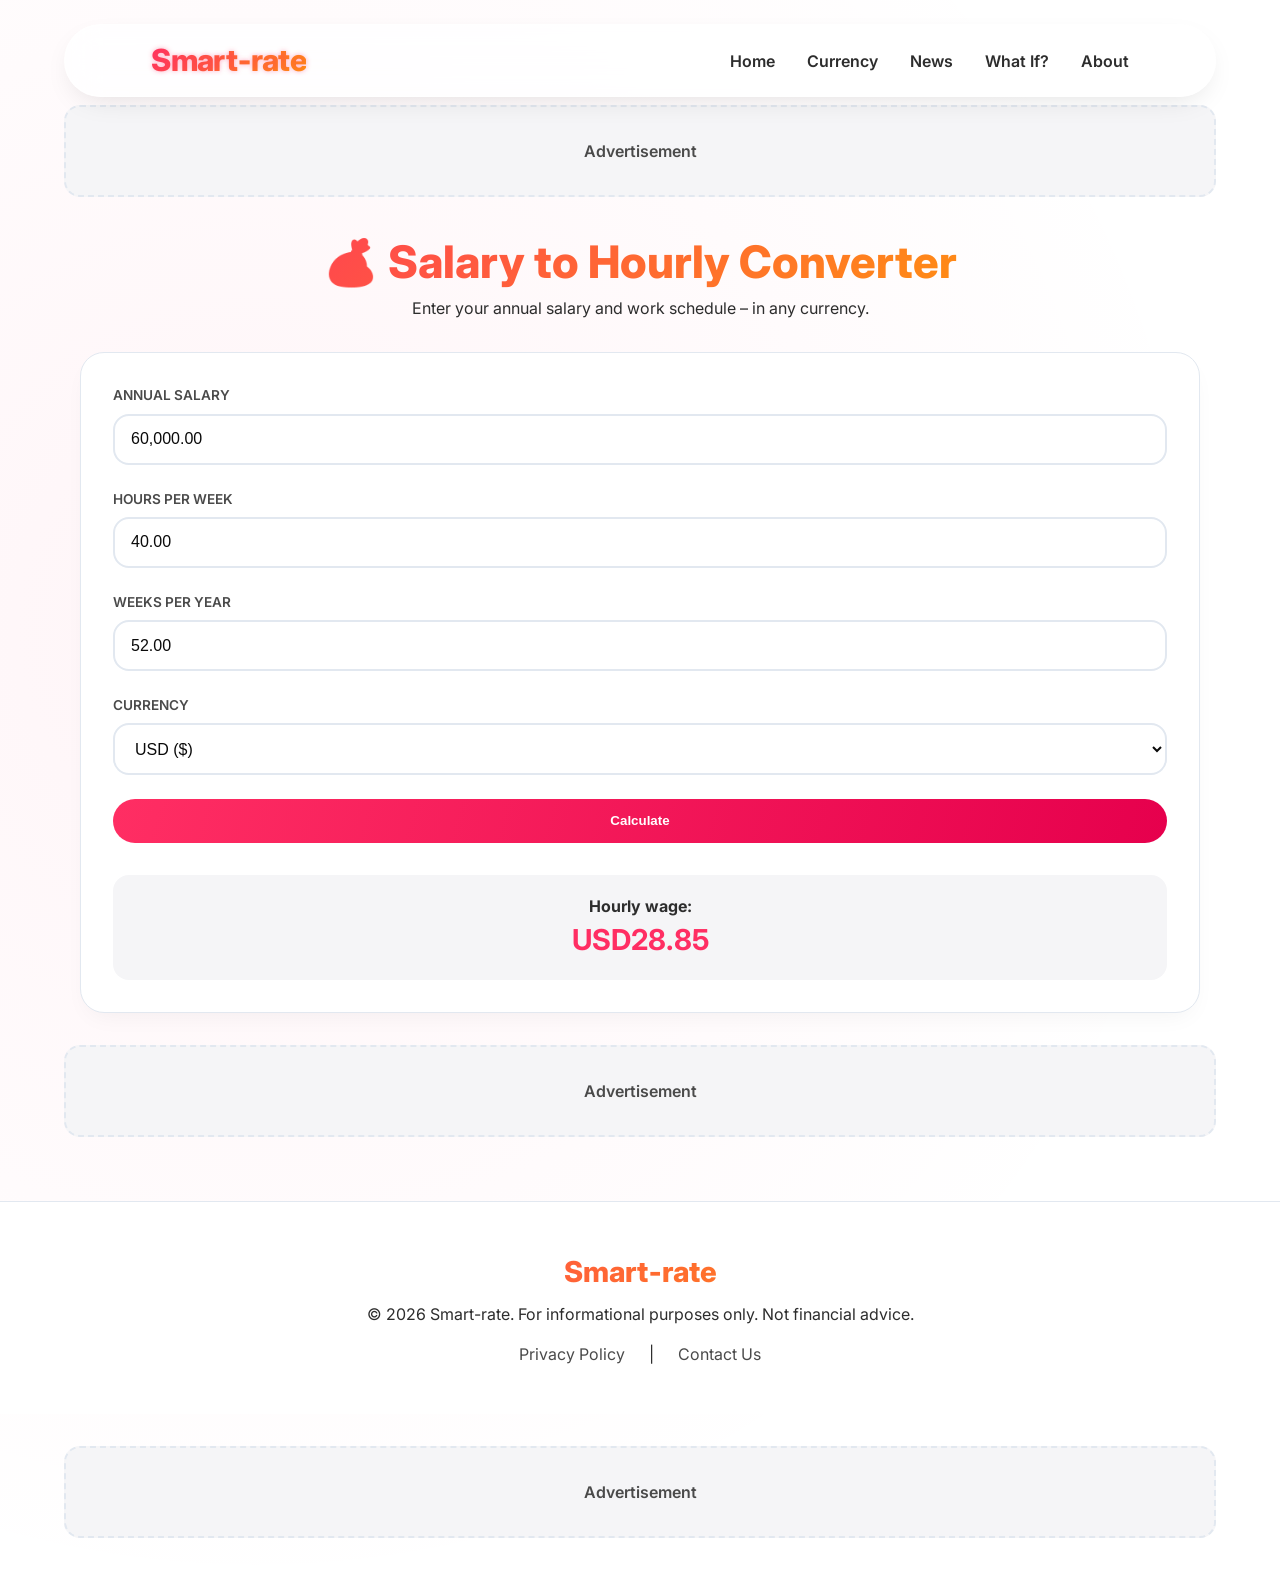
<file: salary.html>
<!DOCTYPE html>
<html lang="en">
<head>
    <meta charset="UTF-8">
    <meta name="viewport" content="width=device-width, initial-scale=1.0, viewport-fit=cover">
    <title>Salary to Hourly – Smart-rate</title>
    <meta name="description" content="Convert your annual salary to an hourly wage in any currency. Instant, accurate results.">
    <link rel="canonical" href="https://www.smart-rate.com/salary.html">
    <link rel="stylesheet" href="style.css">
    <link href="https://fonts.googleapis.com/css2?family=Inter:opsz,wght@14..32,300;14..32,400;14..32,500;14..32,600;14..32,700;14..32,800&display=swap" rel="stylesheet">
    <style>
        /* ===== SALARY PAGE – KEEP EXISTING DESIGN ===== */
        .salary-hero {
            text-align: center;
            margin: 2rem 0;
        }
        .salary-hero h1 {
            font-size: clamp(2rem, 5vw, 2.8rem);
            font-weight: 800;
            background: linear-gradient(135deg, var(--primary, #0d6efd), var(--accent, #6f42c1));
            -webkit-background-clip: text;
            background-clip: text;
            color: transparent;
        }
        .salary-card {
            background: var(--surface, #ffffff);
            border-radius: 1.5rem;
            padding: 2rem;
            margin: 2rem 0;
            border: 1px solid var(--border, #e2e8f0);
            box-shadow: 0 10px 25px -8px rgba(0,0,0,0.05);
        }
        .form-group {
            margin-bottom: 1.5rem;
        }
        .form-group label {
            display: block;
            font-weight: 600;
            font-size: 0.85rem;
            text-transform: uppercase;
            margin-bottom: 0.5rem;
            color: var(--text-tertiary, #64748b);
        }
        .form-group input, .form-group select {
            width: 100%;
            padding: 0.9rem 1rem;
            border: 2px solid var(--border, #e2e8f0);
            border-radius: 1rem;
            background: var(--bg, #ffffff);
            font-size: 1rem;
        }
        .form-group input:focus, .form-group select:focus {
            outline: none;
            border-color: var(--primary, #0d6efd);
            box-shadow: 0 0 0 3px rgba(13,110,253,0.2);
        }
        .btn-calc {
            background: linear-gradient(105deg, var(--primary, #0d6efd), var(--primary-dark, #0b5ed7));
            border: none;
            padding: 0.9rem 1.5rem;
            border-radius: 2.5rem;
            font-weight: 700;
            color: white;
            cursor: pointer;
            width: 100%;
            transition: transform 0.2s;
        }
        .btn-calc:hover {
            transform: translateY(-2px);
        }
        .result-area {
            background: var(--surface-variant, #f8fafc);
            border-radius: 1rem;
            padding: 1.2rem;
            margin-top: 2rem;
            text-align: center;
        }
        .result-area span {
            font-weight: 700;
            color: var(--primary, #0d6efd);
            font-size: 1.8rem;
        }
        @media (max-width: 640px) {
            .salary-card { padding: 1.2rem; }
        }
    </style>
</head>


    <header>
        <div class="container header-container">
            <div class="brand">Smart‑rate</div>
            <nav class="main-nav">
                <ul>
                    <li><a href="index.html">Home</a></li>
                    <li><a href="currency.html">Currency</a></li>
                    <li><a href="news.html">News</a></li>
                    <li><a href="whatif.html">What If?</a></li>
                    <li><a href="about.html">About</a></li>
                </ul>
            </nav>
            <div class="kebab-menu">
                <button class="kebab-button" id="kebabToggle">☰</button>
                <div class="dropdown-content" id="kebabDropdown">
                    <a href="index.html">Home</a>
                    <a href="currency.html">Currency</a>
                    <a href="news.html">News</a>
                    <a href="whatif.html">What If?</a>
                    <a href="about.html">About</a>
                    <a href="privacy.html">Privacy</a>
                    <a href="contact.html">Contact</a>
                </div>
            </div>
        </div>
    </header>

    <main>
        <div class="ad-container"><div class="ad-placeholder ad-top">Advertisement</div></div>
        <div class="container">
            <div class="salary-hero">
                <h1>💰 Salary to Hourly Converter</h1>
                <p>Enter your annual salary and work schedule – in any currency.</p>
            </div>
            <div class="salary-card">
                <div class="form-group">
                    <label for="annualSalary">Annual salary</label>
                    <input type="text" id="annualSalary" placeholder="60000" value="60000" inputmode="decimal">
                </div>
                <div class="form-group">
                    <label for="hoursPerWeek">Hours per week</label>
                    <input type="text" id="hoursPerWeek" value="40" inputmode="decimal">
                </div>
                <div class="form-group">
                    <label for="weeksPerYear">Weeks per year</label>
                    <input type="text" id="weeksPerYear" value="52" inputmode="decimal">
                </div>
                <div class="form-group">
                    <label for="currencySelect">Currency</label>
                    <select id="currencySelect">
                        <option value="$" selected>USD ($)</option>
                        <option value="€">EUR (€)</option>
                        <option value="£">GBP (£)</option>
                        <option value="¥">JPY (¥)</option>
                        <option value="₹">INR (₹)</option>
                        <option value="₦">NGN (₦)</option>
                        <option value="A$">AUD (A$)</option>
                        <option value="C$">CAD (C$)</option>
                        <option value="CHF">CHF</option>
                        <option value="R">ZAR (R)</option>
                        <option value="₵">GHS (₵)</option>
                        <option value="KSh">KES (KSh)</option>
                        <option value="₫">VND (₫)</option>
                        <option value="₩">KRW (₩)</option>
                        <option value="฿">THB (฿)</option>
                        <option value="₺">TRY (₺)</option>
                        <option value="R$">BRL (R$)</option>
                        <option value="₱">PHP (₱)</option>
                        <option value="kr">SEK (kr)</option>
                        <option value="kr">NOK (kr)</option>
                        <option value="zł">PLN (zł)</option>
                    </select>
                </div>
                <button id="calcSalaryBtn" class="btn-calc">Calculate</button>
                <div class="result-area">
                    <p><strong>Hourly wage:</strong></p>
                    <span id="hourlyWage">0.00</span>
                </div>
            </div>
        </div>
        <div class="ad-container"><div class="ad-placeholder ad-middle">Advertisement</div></div>
    </main>

    <footer>
        <div class="container footer-content">
            <div class="footer-brand">Smart‑rate</div>
            <p>&copy; 2025 Smart-rate. For informational purposes only. Not financial advice.</p>
            <div class="footer-links">
                <a href="privacy.html">Privacy Policy</a> | <a href="contact.html">Contact Us</a>
            </div>
        </div>
    </footer>

    <div class="ad-container"><div class="ad-placeholder ad-bottom">Advertisement</div></div>

    <script src="main.js"></script>
    <script>
        // ===== SALARY TO HOURLY – FULLY DEBUGGED =====
        (function() {
            // DOM elements
            const annualInput = document.getElementById('annualSalary');
            const hoursInput = document.getElementById('hoursPerWeek');
            const weeksInput = document.getElementById('weeksPerYear');
            const currencySelect = document.getElementById('currencySelect');
            const calcBtn = document.getElementById('calcSalaryBtn');
            const resultSpan = document.getElementById('hourlyWage');

            // Helper: format number with commas and 2 decimals
            function formatNumber(num) {
                if (isNaN(num)) return '0.00';
                return num.toLocaleString(undefined, { minimumFractionDigits: 2, maximumFractionDigits: 2 });
            }

            // Helper: parse numeric value from input (strip commas)
            function getNumericValue(inputElement) {
                let raw = inputElement.value.replace(/,/g, '');
                let num = parseFloat(raw);
                return isNaN(num) ? 0 : Math.max(0, num); // no negative
            }

            // Update the result calculation
            function updateResult() {
                const annual = getNumericValue(annualInput);
                const hours = getNumericValue(hoursInput);
                const weeks = getNumericValue(weeksInput);
                
                // Prevent division by zero
                const totalHours = (hours * weeks) || 1;
                const hourly = annual / totalHours;
                
                const currencyText = currencySelect.options[currencySelect.selectedIndex].text;
                const symbol = currencyText.split(' ')[0];
                
                resultSpan.innerText = symbol + formatNumber(hourly);
            }

            // Format inputs on blur (add commas, but never block typing)
            function setupCommaFormatting(field) {
                if (!field) return;
                field.addEventListener('blur', function() {
                    let num = getNumericValue(field);
                    field.value = formatNumber(num);
                });
            }

            // Initial formatting (so inputs look nice)
            function formatInitialFields() {
                annualInput.value = formatNumber(getNumericValue(annualInput));
                hoursInput.value = formatNumber(getNumericValue(hoursInput));
                weeksInput.value = formatNumber(getNumericValue(weeksInput));
            }

            // Event listeners
            if (calcBtn) calcBtn.addEventListener('click', updateResult);
            if (currencySelect) currencySelect.addEventListener('change', updateResult);
            
            setupCommaFormatting(annualInput);
            setupCommaFormatting(hoursInput);
            setupCommaFormatting(weeksInput);
            
            // Initialize
            formatInitialFields();
            updateResult(); // ensure correct on page load
        })();
    </script>
</body>
</html>
</file>
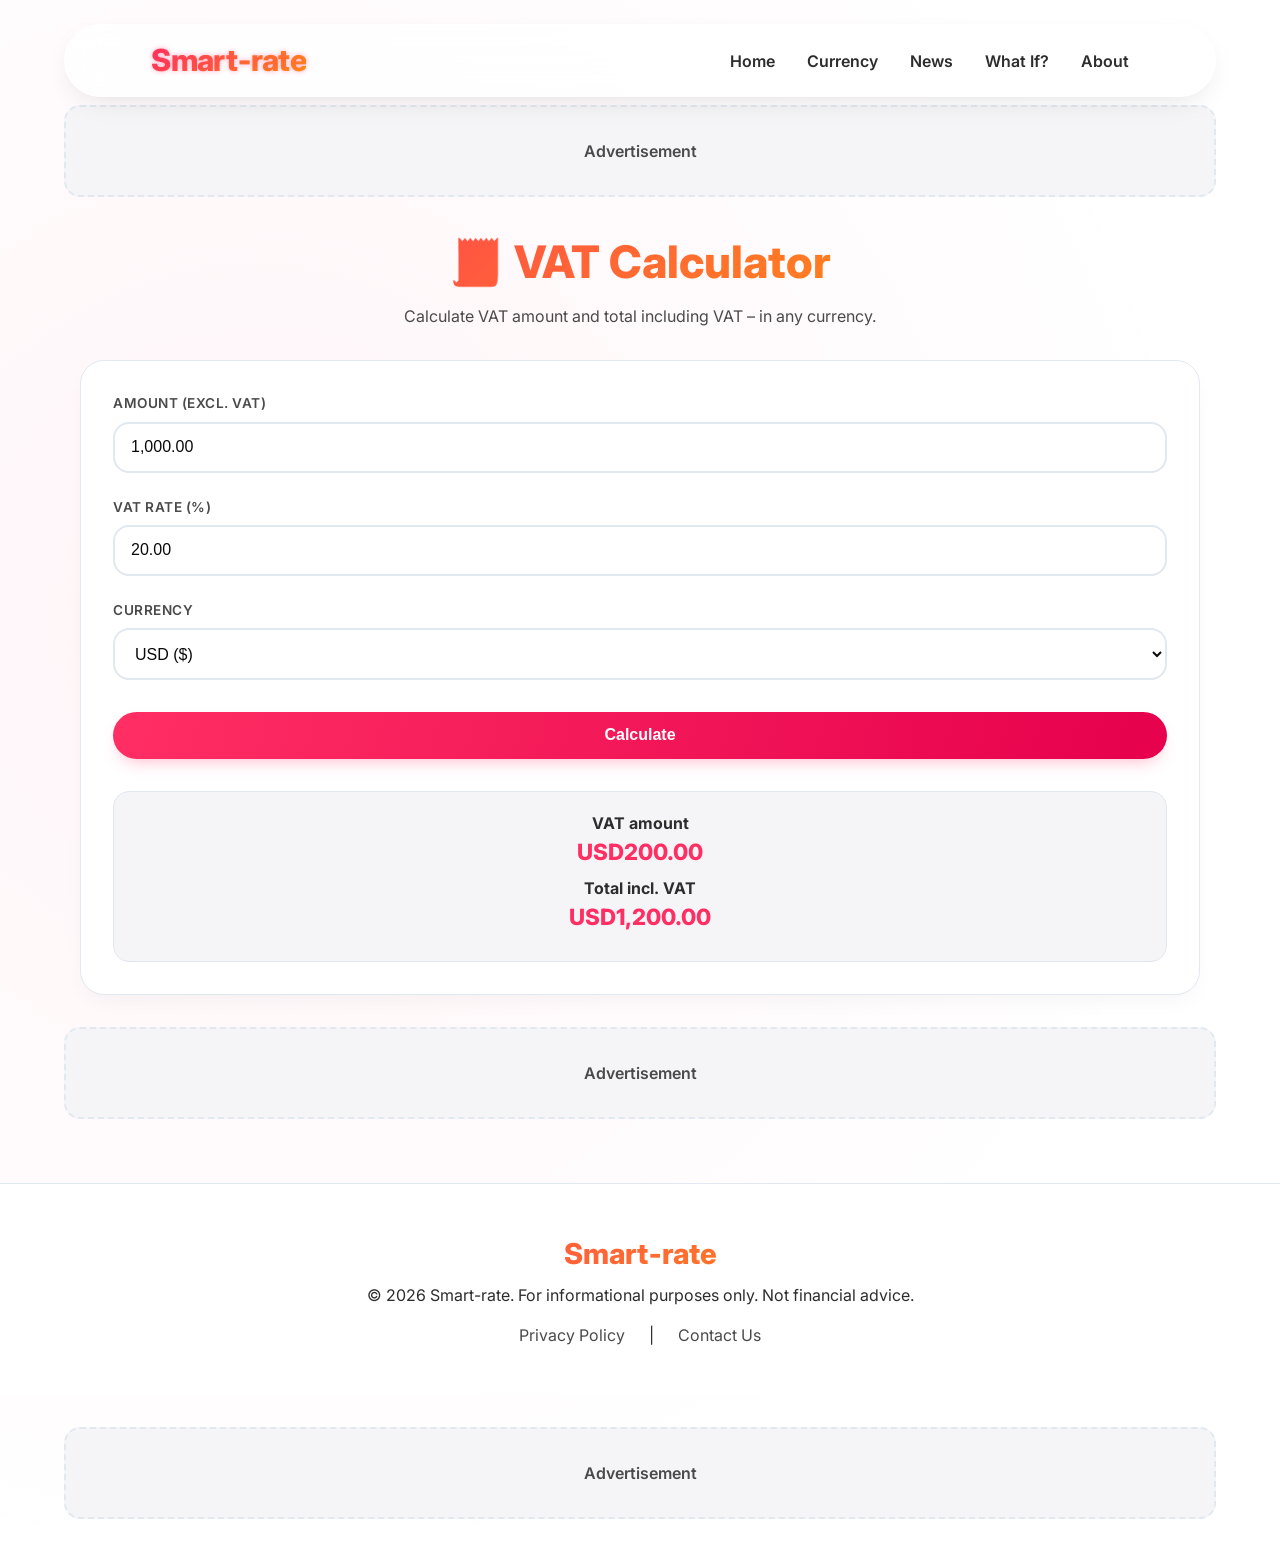
<file: vat.html>
<!DOCTYPE html>
<html lang="en">
<head>
    <meta charset="UTF-8">
    <meta name="viewport" content="width=device-width, initial-scale=1.0, viewport-fit=cover">
    <title>VAT Calculator – Smart-rate</title>
    <meta name="description" content="Calculate VAT amount and total including VAT in any currency. Instant, accurate, and easy to use.">
    <meta name="keywords" content="VAT calculator, VAT amount, tax calculator, finance tools">
    <link rel="canonical" href="https://www.smart-rate.com/vat.html">
    <!-- ADSENSE_VERIFICATION_CODE_HERE -->
    <link rel="preconnect" href="https://fonts.googleapis.com">
    <link rel="preconnect" href="https://fonts.gstatic.com" crossorigin>
    <link href="https://fonts.googleapis.com/css2?family=Inter:opsz,wght@14..32,300;14..32,400;14..32,500;14..32,600;14..32,700;14..32,800&display=swap" rel="stylesheet">
    <link rel="stylesheet" href="style.css">
    <style>
        /* ===== VAT PAGE – CONSISTENT WITH SITE STYLE ===== */
        .vat-hero {
            text-align: center;
            margin: 2rem 0;
        }
        .vat-hero h1 {
            font-size: clamp(2rem, 5vw, 2.8rem);
            font-weight: 800;
            background: linear-gradient(135deg, var(--primary, #0d6efd), var(--accent, #6f42c1));
            -webkit-background-clip: text;
            background-clip: text;
            color: transparent;
            margin-bottom: 0.5rem;
        }
        .vat-hero p {
            color: var(--text-tertiary, #64748b);
            max-width: 600px;
            margin-left: auto;
            margin-right: auto;
        }
        .vat-card {
            background: var(--surface, #ffffff);
            border-radius: 1.5rem;
            padding: 2rem;
            margin: 2rem 0;
            border: 1px solid var(--border, #e2e8f0);
            box-shadow: 0 10px 25px -8px rgba(0,0,0,0.05);
            transition: box-shadow 0.2s;
        }
        .vat-card:hover {
            box-shadow: 0 25px 35px -16px rgba(0,0,0,0.1);
        }
        .form-group {
            margin-bottom: 1.5rem;
        }
        .form-group label {
            display: block;
            font-weight: 600;
            font-size: 0.85rem;
            text-transform: uppercase;
            letter-spacing: 0.5px;
            margin-bottom: 0.5rem;
            color: var(--text-tertiary, #64748b);
        }
        .form-group input,
        .form-group select {
            width: 100%;
            padding: 0.9rem 1rem;
            border: 2px solid var(--border, #e2e8f0);
            border-radius: 1rem;
            background: var(--bg, #ffffff);
            font-size: 1rem;
            transition: all 0.2s;
        }
        .form-group input:focus,
        .form-group select:focus {
            outline: none;
            border-color: var(--primary, #0d6efd);
            box-shadow: 0 0 0 3px var(--primary-soft, rgba(13,110,253,0.2));
        }
        .btn-calc {
            background: linear-gradient(105deg, var(--primary, #0d6efd), var(--primary-dark, #0b5ed7));
            border: none;
            padding: 0.9rem 1.5rem;
            border-radius: 2.5rem;
            font-weight: 700;
            font-size: 1rem;
            color: white;
            cursor: pointer;
            transition: all 0.25s;
            width: 100%;
            margin-top: 0.5rem;
            box-shadow: 0 8px 18px -8px var(--primary-glow, rgba(13,110,253,0.3));
        }
        .btn-calc:hover {
            transform: translateY(-2px);
            box-shadow: 0 14px 26px -8px var(--primary-glow, rgba(13,110,253,0.4));
        }
        .result-area {
            background: var(--surface-variant, #f8fafc);
            border-radius: 1rem;
            padding: 1.2rem;
            margin-top: 2rem;
            text-align: center;
            border: 1px solid var(--border, #e2e8f0);
        }
        .result-area p {
            margin-bottom: 0.5rem;
            font-size: 1rem;
        }
        .result-area span {
            font-weight: 800;
            color: var(--primary, #0d6efd);
            font-size: 1.4rem;
            display: inline-block;
        }
        @media (max-width: 640px) {
            .vat-card {
                padding: 1.2rem;
            }
            .result-area span {
                font-size: 1.2rem;
            }
        }
    </style>
</head>


    <header>
        <div class="container header-container">
            <div class="brand">Smart‑rate</div>
            <nav class="main-nav">
                <ul>
                    <li><a href="index.html">Home</a></li>
                    <li><a href="currency.html">Currency</a></li>
                    <li><a href="news.html">News</a></li>
                    <li><a href="whatif.html">What If?</a></li>
                    <li><a href="about.html">About</a></li>
                </ul>
            </nav>
            <div class="kebab-menu">
                <button class="kebab-button" id="kebabToggle" aria-label="Menu">☰</button>
                <div class="dropdown-content" id="kebabDropdown">
                    <a href="index.html">Home</a>
                    <a href="currency.html">Currency</a>
                    <a href="news.html">News</a>
                    <a href="whatif.html">What If?</a>
                    <a href="about.html">About</a>
                    <a href="privacy.html">Privacy</a>
                    <a href="contact.html">Contact</a>
                </div>
            </div>
        </div>
    </header>

    <main>
        <div class="ad-container"><div class="ad-placeholder ad-top">Advertisement</div></div>

        <div class="container">
            <div class="vat-hero">
                <h1>🧾 VAT Calculator</h1>
                <p>Calculate VAT amount and total including VAT – in any currency.</p>
            </div>

            <div class="vat-card">
                <div class="form-group">
                    <label for="vatAmount">Amount (excl. VAT)</label>
                    <input type="text" id="vatAmount" placeholder="e.g., 1000" value="1000" inputmode="decimal">
                </div>
                <div class="form-group">
                    <label for="vatRate">VAT rate (%)</label>
                    <input type="text" id="vatRate" value="20" inputmode="decimal">
                </div>
                <div class="form-group">
                    <label for="currencySelect">Currency</label>
                    <select id="currencySelect">
                        <option value="$" selected>USD ($)</option>
                        <option value="€">EUR (€)</option>
                        <option value="£">GBP (£)</option>
                        <option value="¥">JPY (¥)</option>
                        <option value="₹">INR (₹)</option>
                        <option value="₦">NGN (₦)</option>
                        <option value="A$">AUD (A$)</option>
                        <option value="C$">CAD (C$)</option>
                        <option value="CHF">CHF (CHF)</option>
                        <option value="R">ZAR (R)</option>
                        <option value="₵">GHS (₵)</option>
                        <option value="KSh">KES (KSh)</option>
                        <option value="₫">VND (₫)</option>
                        <option value="₩">KRW (₩)</option>
                        <option value="฿">THB (฿)</option>
                        <option value="₺">TRY (₺)</option>
                        <option value="R$">BRL (R$)</option>
                        <option value="₱">PHP (₱)</option>
                        <option value="kr">SEK (kr)</option>
                        <option value="kr">NOK (kr)</option>
                        <option value="zł">PLN (zł)</option>
                    </select>
                </div>
                <button id="calcVatBtn" class="btn-calc">Calculate</button>

                <div class="result-area">
                    <p><strong>VAT amount</strong><br><span id="vatAmountResult">0.00</span></p>
                    <p><strong>Total incl. VAT</strong><br><span id="vatTotalResult">0.00</span></p>
                </div>
            </div>
        </div>

        <div class="ad-container"><div class="ad-placeholder ad-middle">Advertisement</div></div>
    </main>

    <footer>
        <div class="container footer-content">
            <div class="footer-brand">Smart‑rate</div>
            <p>&copy; 2025 Smart-rate. For informational purposes only. Not financial advice.</p>
            <div class="footer-links">
                <a href="privacy.html">Privacy Policy</a> | <a href="contact.html">Contact Us</a>
            </div>
        </div>
    </footer>

    <div class="ad-container"><div class="ad-placeholder ad-bottom">Advertisement</div></div>

    <script src="main.js"></script>
    <script>
        // ===== VAT CALCULATOR – FULLY CORRECTED =====
        (function() {
            // DOM elements
            const amountInput = document.getElementById('vatAmount');
            const rateInput = document.getElementById('vatRate');
            const currencySelect = document.getElementById('currencySelect');
            const calcBtn = document.getElementById('calcVatBtn');
            const vatResultSpan = document.getElementById('vatAmountResult');
            const totalResultSpan = document.getElementById('vatTotalResult');

            // Helper: format number with commas and 2 decimals
            function formatNumber(num) {
                if (isNaN(num)) return '0.00';
                return num.toLocaleString(undefined, { minimumFractionDigits: 2, maximumFractionDigits: 2 });
            }

            // Helper: get numeric value from formatted input (strip commas)
            function getNumericValue(inputElement) {
                let raw = inputElement.value.replace(/,/g, '');
                let num = parseFloat(raw);
                return isNaN(num) ? 0 : num;
            }

            // Helper: update the result display
            function updateResult() {
                const amount = getNumericValue(amountInput);
                const rate = getNumericValue(rateInput);
                // Prevent negative values (treat as 0)
                const safeAmount = Math.max(0, amount);
                const safeRate = Math.max(0, rate);
                
                const vat = safeAmount * safeRate / 100;
                const total = safeAmount + vat;
                
                const currencyText = currencySelect.options[currencySelect.selectedIndex].text;
                const symbol = currencyText.split(' ')[0];
                
                vatResultSpan.innerText = symbol + formatNumber(vat);
                totalResultSpan.innerText = symbol + formatNumber(total);
            }

            // Comma formatting on blur (does not interfere with typing)
            function setupCommaFormatting(field) {
                if (!field) return;
                field.addEventListener('blur', function() {
                    let num = getNumericValue(field);
                    field.value = formatNumber(num);
                });
            }

            // Also format on page load (initial values)
            function formatInitialFields() {
                amountInput.value = formatNumber(getNumericValue(amountInput));
                rateInput.value = formatNumber(getNumericValue(rateInput));
            }

            // Event listeners
            if (calcBtn) {
                calcBtn.addEventListener('click', updateResult);
            }
            // Optional: also update when currency changes (real‑time)
            if (currencySelect) {
                currencySelect.addEventListener('change', updateResult);
            }
            // Format fields on blur
            setupCommaFormatting(amountInput);
            setupCommaFormatting(rateInput);
            
            // Initial setup
            formatInitialFields();
            updateResult(); // ensure result is correct on page load
        })();
    </script>
</body>
</html>
</file>
<file: style.css>
/* ========== SMART-RATE – SPICY FIXED CSS ========== */

/* ----- LIGHT MODE (default) ----- */
:root {
    --primary: #ff2e63;
    --primary-dark: #e6004d;
    --primary-glow: rgba(255, 46, 99, 0.4);
    --accent: #ffa500;
    --bg: #ffffff;
    --surface: #ffffff;
    --surface-variant: #f5f5f7;
    --border: #e2e8f0;
    --text-primary: #0a0a0a;
    --text-secondary: #2d2d2d;
    --text-tertiary: #4a4a4a;
    --card-shadow: 0 10px 30px -12px rgba(0, 0, 0, 0.15);
    --hover-glow: 0 0 15px var(--primary-glow);
    --gradient-bg: radial-gradient(circle at 20% 40%, rgba(255,46,99,0.05), transparent 70%);
}



/* ----- RESET & GLOBAL ----- */
* {
    margin: 0;
    padding: 0;
    box-sizing: border-box;
    transition: background-color 0.3s ease, color 0.2s ease, border-color 0.2s ease;
}

body {
    font-family: 'Inter', system-ui, sans-serif;
    background: var(--bg);
    color: var(--text-secondary);
    line-height: 1.5;
    scroll-behavior: smooth;
    background-image: var(--gradient-bg);
}

.container {
    width: 90%;
    max-width: 1280px;
    margin: 0 auto;
    padding: 0 1rem;
}

/* ----- THEME TOGGLE BUTTON (spicy) ----- */
.theme-toggle-btn {
    position: fixed;
    bottom: 2rem;
    right: 2rem;
    z-index: 1000;
    background: var(--primary);
    border: none;
    width: 52px;
    height: 52px;
    border-radius: 50%;
    font-size: 1.6rem;
    cursor: pointer;
    box-shadow: var(--card-shadow);
    transition: 0.2s;
    color: white;
    display: flex;
    align-items: center;
    justify-content: center;
}
.theme-toggle-btn:hover {
    transform: scale(1.1);
    box-shadow: var(--hover-glow);
}

/* ----- HEADER (glass, fixed) ----- */
header {
    position: sticky;
    top: 1.5rem;
    z-index: 50;
    width: 90%;
    max-width: 1280px;
    margin: 0 auto;
    background: rgba(255, 255, 255, 0.8);
    backdrop-filter: blur(16px);
    border-radius: 3rem;
    border: 1px solid rgba(255,255,255,0.3);
    box-shadow: var(--card-shadow);
}


.header-container {
    display: flex;
    align-items: center;
    justify-content: space-between;
    padding: 0.8rem 1.8rem;
}

.brand {
    font-size: 1.9rem;
    font-weight: 800;
    background: linear-gradient(135deg, var(--primary), var(--accent));
    -webkit-background-clip: text;
    background-clip: text;
    color: transparent;
    letter-spacing: -0.02em;
    text-shadow: 0 0 5px var(--primary-glow);
}

.main-nav ul {
    display: flex;
    gap: 2rem;
    list-style: none;
}

.main-nav a {
    text-decoration: none;
    font-weight: 600;
    color: var(--text-secondary);
    transition: 0.2s;
}
.main-nav a:hover, .main-nav a.active {
    color: var(--primary);
    text-shadow: 0 0 6px var(--primary-glow);
}

/* kebab menu (mobile) */
.kebab-menu { display: none; position: relative; }
.kebab-button { background: none; border: none; font-size: 2rem; cursor: pointer; color: var(--text-secondary); }
.dropdown-content { display: none; position: absolute; right: 0; top: 3rem; background: var(--surface); border: 1px solid var(--border); border-radius: 1rem; padding: 0.5rem; min-width: 140px; backdrop-filter: blur(8px); z-index: 200; }
.dropdown-content a { display: block; padding: 0.6rem 1rem; text-decoration: none; color: var(--text-secondary); }
.dropdown-content a:hover { background: var(--primary-soft); color: var(--primary); }
.show { display: block; }

/* ----- HERO (intense glow) ----- */
.hero {
    padding: 5rem 0 4rem;
    position: relative;
}
.hero-inner {
    display: flex;
    align-items: center;
    gap: 3rem;
    flex-wrap: wrap;
}
.hero-content { flex: 1; min-width: 280px; }
.hero-badge {
    background: var(--primary-soft);
    color: var(--primary);
    padding: 0.25rem 1rem;
    border-radius: 2rem;
    font-weight: 600;
    font-size: 0.85rem;
    display: inline-block;
    margin-bottom: 1rem;
}
.hero h1 {
    font-size: clamp(2.5rem, 5vw, 4rem);
    font-weight: 800;
    line-height: 1.2;
    background: linear-gradient(135deg, var(--primary), var(--accent));
    -webkit-background-clip: text;
    background-clip: text;
    color: transparent;
    margin-bottom: 1.5rem;
}
.hero p {
    font-size: 1.2rem;
    color: var(--text-tertiary);
    margin-bottom: 2rem;
}
.hero-buttons {
    display: flex;
    gap: 1rem;
    flex-wrap: wrap;
}
.btn {
    padding: 0.8rem 1.8rem;
    border-radius: 3rem;
    font-weight: 700;
    text-decoration: none;
    transition: 0.2s;
    display: inline-flex;
    align-items: center;
    gap: 0.5rem;
}
.btn-primary {
    background: linear-gradient(135deg, var(--primary), var(--primary-dark));
    color: white;
    box-shadow: 0 4px 12px var(--primary-glow);
}
.btn-primary:hover {
    transform: translateY(-3px);
    box-shadow: 0 8px 20px var(--primary-glow);
}
.btn-secondary {
    background: transparent;
    border: 2px solid var(--primary);
    color: var(--primary);
}
.btn-secondary:hover {
    background: var(--primary);
    color: white;
    border-color: transparent;
}
.hero-visual { flex: 1; min-width: 260px; display: flex; flex-direction: column; gap: 1rem; }
.floating-card {
    background: var(--surface);
    border-radius: 1.5rem;
    padding: 1.2rem;
    box-shadow: var(--card-shadow);
    border: 1px solid var(--border);
    backdrop-filter: blur(4px);
    transition: 0.2s;
}
.floating-card strong { font-size: 1.5rem; display: block; margin: 0.3rem 0; }
.floating-card:hover { transform: translateY(-5px); box-shadow: var(--hover-glow); }
.delay-1 { align-self: flex-end; animation-delay: 1s; }
@keyframes float {
    0% { transform: translateY(0px); }
    50% { transform: translateY(-8px); }
    100% { transform: translateY(0px); }
}
.floating-card { animation: float 4s infinite ease-in-out; }

/* ----- CARDS (for calculators) ----- */
.section-header { text-align: center; margin: 4rem 0 2rem; }
.section-header h2 { font-size: 2.2rem; font-weight: 800; background: linear-gradient(135deg, var(--primary), var(--accent)); -webkit-background-clip: text; background-clip: text; color: transparent; }

/* Card grid – perfect alignment */
.card-grid {
    display: grid;
    grid-template-columns: repeat(auto-fit, minmax(300px, 2fr));
    gap: 2rem;
    margin: 2rem 0;
}

/* Each card as a flex column */
.card {
    display: flex;
    flex-direction: column;
    height: 100%; /* ensures all cards in the same row are equal height */
    background: var(--surface);
    border-radius: 1.5rem;
    padding: 1.8rem;
    border: 1px solid var(--border);
    transition: all 0.25s;
    box-shadow: var(--card-shadow);
}

/* Push the "Try now" link to the bottom */
.card p {
    flex-grow: 1; /* takes remaining space */
    margin-bottom: 1rem;
}

.card-link {
    margin-top: auto; /* sticks to bottom */
}
.card:hover {
    transform: translateY(-8px);
    border-color: var(--primary);
    box-shadow: var(--hover-glow);
}
.card-icon { font-size: 2.5rem; margin-bottom: 1rem; }
.card h3 { font-size: 1.4rem; margin-bottom: 0.5rem; }
.card h3 a { text-decoration: none; color: var(--text-primary); }
.card h3 a:hover { color: var(--primary); }
.card p { color: var(--text-tertiary); margin-bottom: 1rem; }
.card-link { font-weight: 700; color: var(--primary); text-decoration: none; font-size: 0.9rem; }

/* ----- FORMS & CALCULATOR CARDS ----- */
.form-group {
    margin-bottom: 1.2rem;
}

label {
    display: block;
    font-weight: 600;
    margin-bottom: 0.3rem;
    color: var(--text-secondary);
}
input, select {
    width: 100%;
    padding: 0.7rem 1rem;
    border-radius: 0.8rem;
    border: 1px solid var(--border);
    background: var(--bg);
    color: var(--text-primary);
    font-size: 1rem;
}
input:focus, select:focus {
    outline: none;
    border-color: var(--primary);
}
button {
    background: var(--primary);
    color: white;
    border: none;
    padding: 0.8rem 1.5rem;
    border-radius: 2rem;
    font-weight: 600;
    cursor: pointer;
    transition: 0.2s;
    width: 100%;
}
button:hover {
    background: var(--primary-dark);
    transform: translateY(-2px);
}
.result-area {
    margin-top: 1.5rem;
    padding: 1rem;
    background: var(--surface-variant);
    border-radius: 1rem;
    text-align: center;
    font-weight: 500;
}

/* ----- AD PLACEHOLDERS ----- */
.ad-container { width: 90%; max-width: 1200px; margin: 2rem auto; }
.ad-placeholder {
    background: var(--surface-variant);
    border: 2px dashed var(--border);
    padding: 2rem;
    text-align: center;
    border-radius: 1rem;
    color: var(--text-tertiary);
    font-weight: 600;
}

/* ----- FOOTER ----- */
footer {
    background: var(--surface);
    border-top: 1px solid var(--border);
    padding: 3rem 0;
    margin-top: 4rem;
}
.footer-brand { font-size: 1.8rem; font-weight: 800; background: linear-gradient(135deg, var(--primary), var(--accent)); -webkit-background-clip: text; background-clip: text; color: transparent; margin-bottom: 0.5rem; }
.footer-content { text-align: center; }
.footer-links { display: flex; justify-content: center; gap: 1.5rem; margin-top: 1rem; }
.footer-links a { text-decoration: none; color: var(--text-tertiary); }
.footer-links a:hover { color: var(--primary); }

/* ----- RESPONSIVE ----- */
@media (max-width: 768px) {
    .main-nav { display: none; }
    .kebab-menu { display: block; }
    .hero-inner { flex-direction: column; text-align: center; }
    .hero-buttons { justify-content: center; }
    .delay-1 { align-self: center; }
    .card-grid { grid-template-columns: 1fr; }
    .footer-links { flex-direction: column; gap: 0.8rem; }
    .theme-toggle-btn { bottom: 1rem; right: 1rem; width: 44px; height: 44px; font-size: 1.2rem; }
}
</file>
